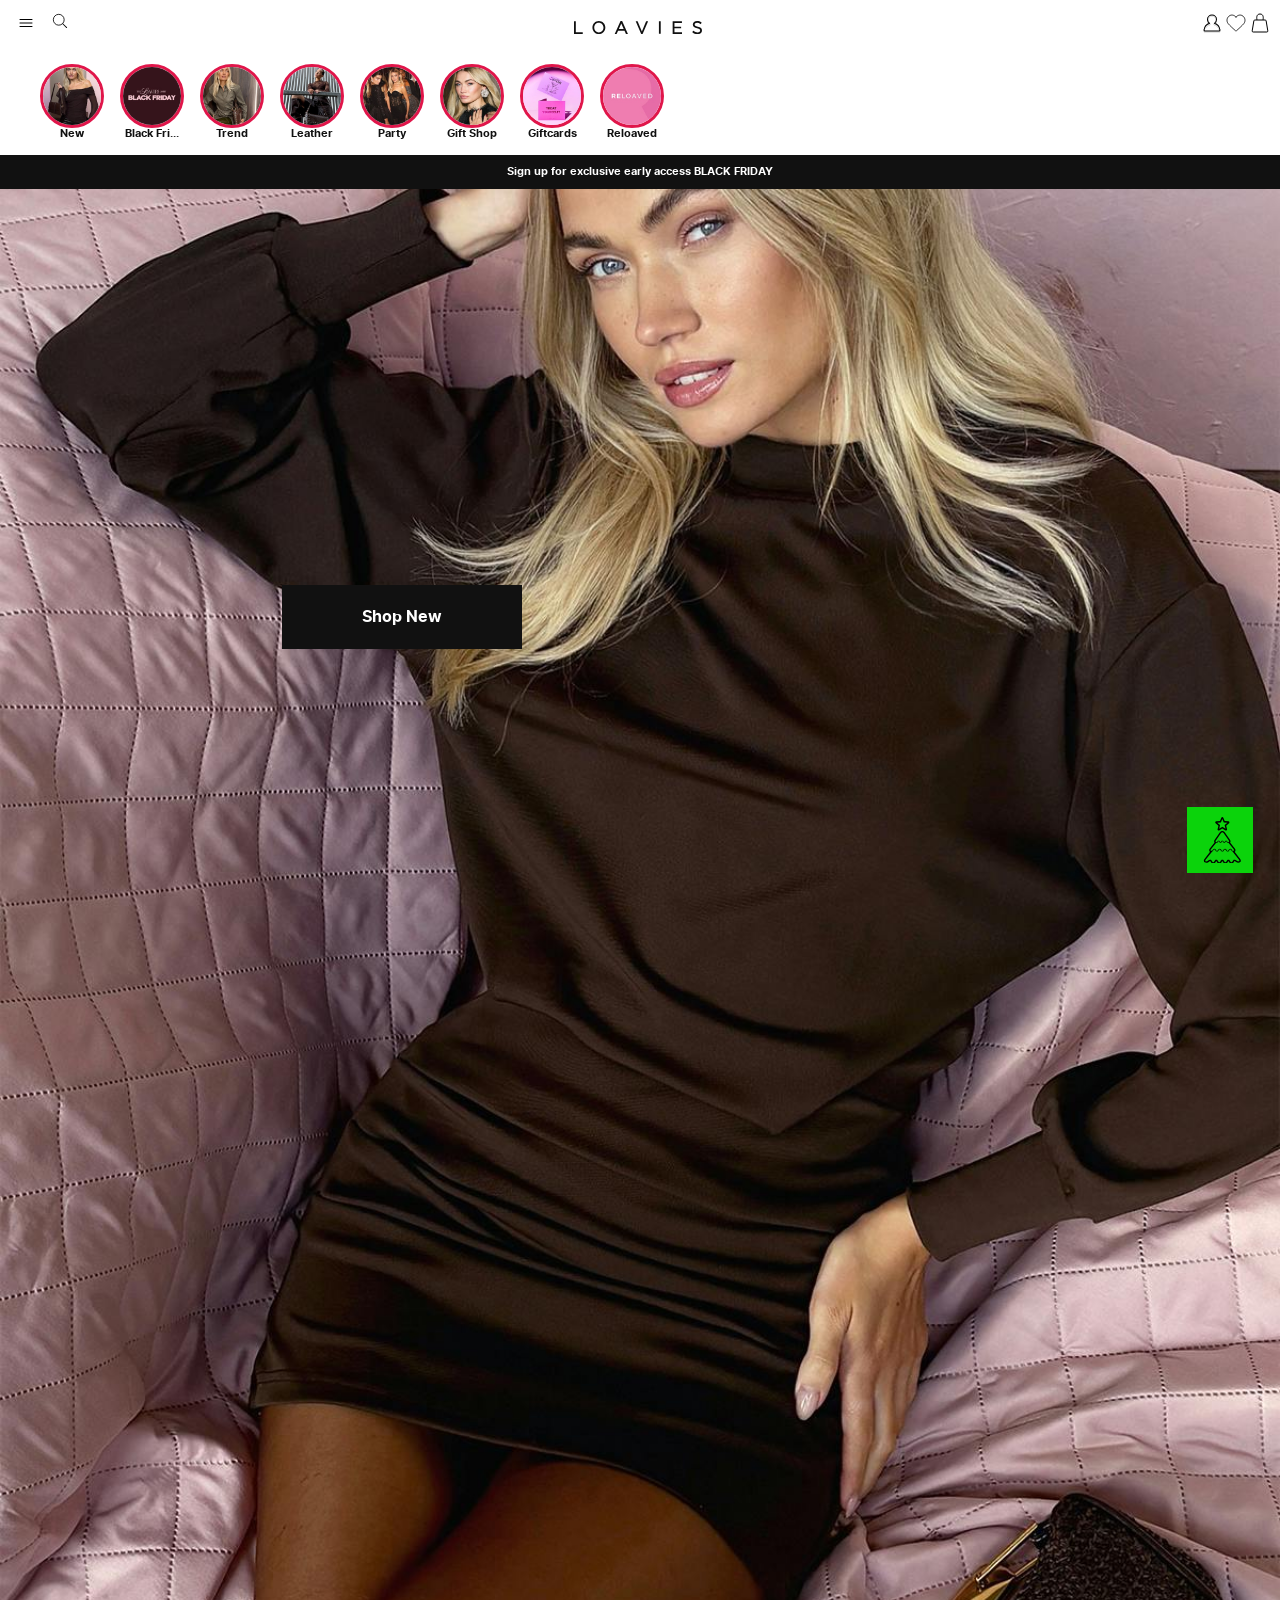
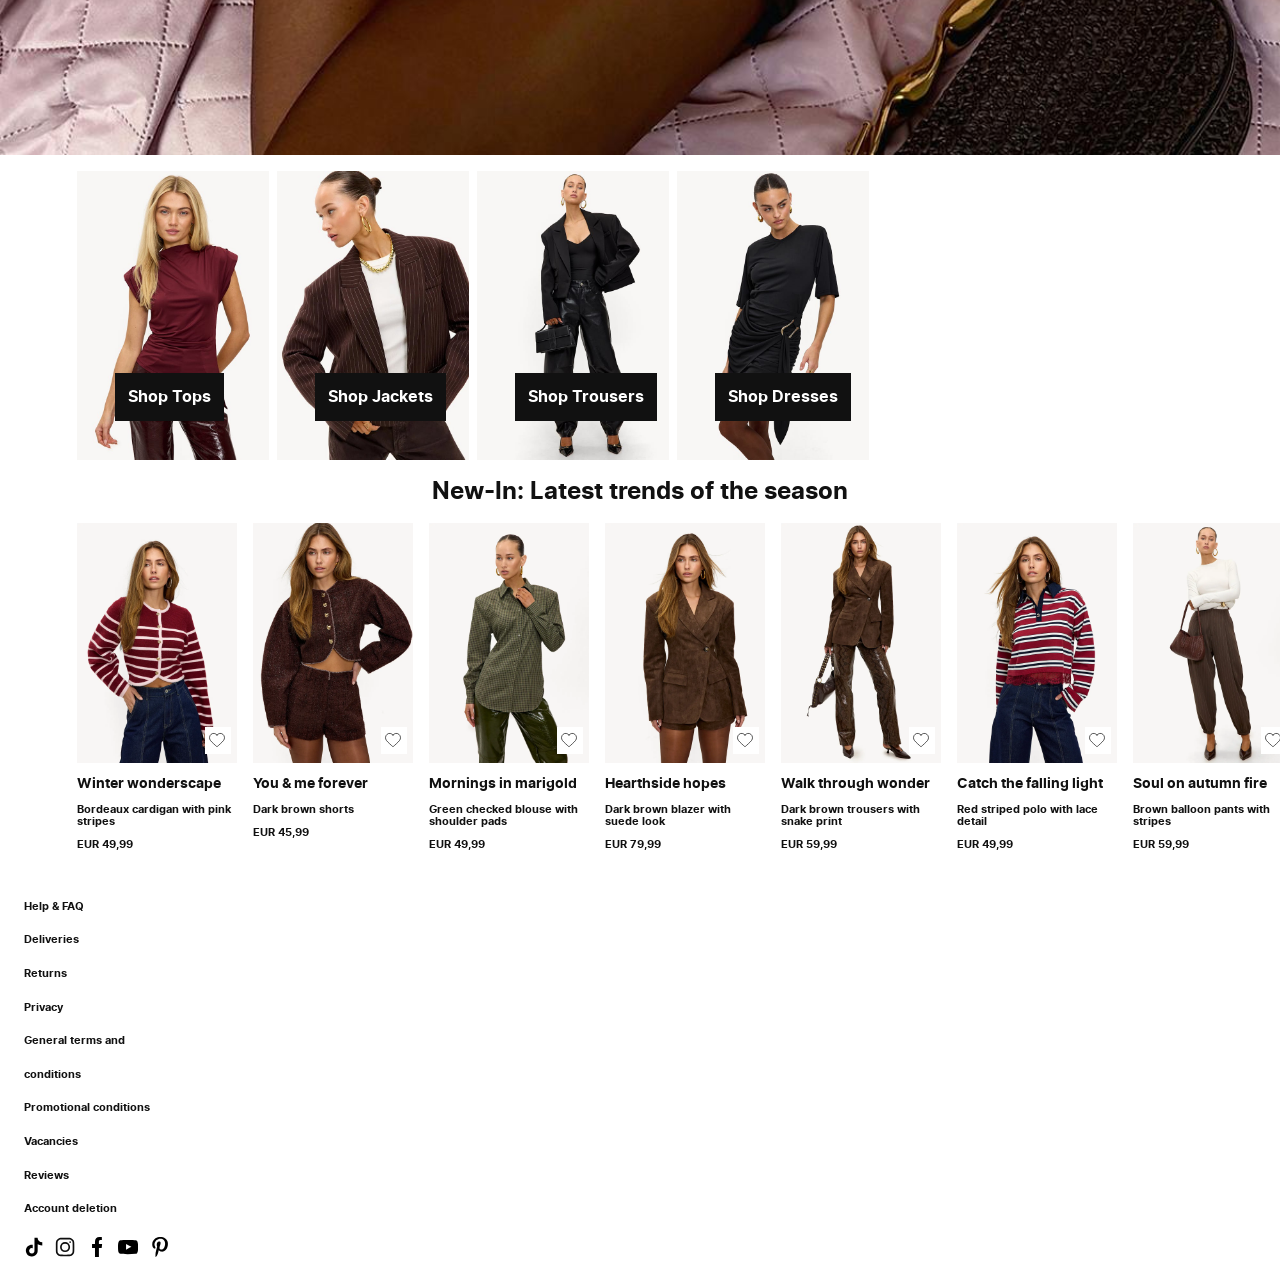
<file: index.html>
<!DOCTYPE html>
<html lang="en">
	
<head>
	<meta charset="UTF-8">
	<meta name="author" content="jouw naam">
	<meta name="viewport" content="width=device-width, initial-scale=1">
	
	<title>LOAVIES | Manon Jensch</title>

	<link href="styles/style_algemeen.css" rel="stylesheet">
    <link href="styles/style_homepagina.css" rel="stylesheet">
   

	<link rel="icon" type="image/svg+xml" href="images/favicon_loavies_5.png">
</head>

<body>
	

	<header>
            <menu>
				<li>
					<button aria-hidden="true">
                        <img src="images/menu_svgrepo_com.svg" alt="Menu icon, click to open the menu">
                    </button>
				</li>
				<li>
					<button>  
                        <svg xmlns="http://www.w3.org/2000/svg" fill="none" viewBox="0 0 24 24"><g clip-path="url(#a)"><path fill="#fff" d="M0 0h24v24H0z"/><circle cx="10.5" cy="10.5" r="6.5" stroke="#000" stroke-linejoin="round"/><path fill="#000" d="M19.646 20.354a.5.5 0 0 0 .708-.708l-.708.708Zm.708-.708-5-5-.708.708 5 5 .708-.708Z"/></g><defs><clipPath ><path fill="#fff" d="M0 0h24v24H0z"/></clipPath></defs><title>Search button</title></svg>
                    </button>
				</li>
            </menu>

		<nav>	
			<ul>
                <li>Menu</li>
                <li><img src="images/menu_foto.jpg" alt="Picture in the menu. Models wearing party clothes."></li>
				<li><a href="#">New</a></li>
				<li><a href="partypagina.html">Party</a></li>
				<li><a href="#">The gift shop</a></li>
				<li><a href="#">Clothes</a></li>
				<li><a href="#">Bestsellers</a></li>
				<li><a href="#">Dresses</a></li>
				<li><a href="#">Trousers & Jeans</a></li>
				<li><a href="#">Jackets</a></li>
				<li><a href="#">Shorts & Skirts</a></li>
				<li><a href="#">Accessoires</a></li>
				<li><a href="#">Schoes</a></li>
				<li><a href="#">Sale</a></li>
				<li><a href="#">Giftcard</a></li>
				<li><a href="#">Campagnes</a></li>
				<li><a href="#">My account</a></li>
				<li><a href="#">Reloaved</a></li>
				<li><a href="#">Careers at LOAVIES</a></li>
				<li><a href="#">Help & FAQ</a></li>
				<li><a href="#">Deliveries</a></li>
				<li><a href="#">Follow us on TikTok</a></li>
			</ul>
            <!-- Met hulp van Anne -->
            <form action="perPageForm">
                <label for="taal_keuze"></label>
                <select name="per_page" id="per_page">
                    <option value="English">English</option>
                    <option value="Nederlands">Nederlands</option>
                    <option value="Français">Français</option>
                    <option value="Español">Español</option>
                </select>
            </form>
            <!-- Einde hulp -->
		</nav>

			<!-- html code van de website zelf via inspecteren om het logo te krijgen -->
            <h1><a href="index.html">
                    <svg  xmlns="http://www.w3.org/2000/svg" viewBox="3 0 205 21" class="app-logo app-header__logo"><path fill="currentColor" d="M5.9.3H3v20.4h14v-2.8H5.9V.3zM42.8 0C37 0 32.5 4.6 32.5 10.5S36.9 21 42.8 21c5.8 0 10.4-4.6 10.4-10.5S48.7 
				        0 42.8 0zm0 18.3c-4.2 0-7.4-3.4-7.4-7.9 0-4.4 3.2-7.7 7.4-7.7s7.4 3.4 7.4 7.9c0 4.4-3.1 7.7-7.4 7.7zM77.5.2l-9.3 20.5h3l2.4-5.2h10.3l2.3 5.2h3.2L80.1.2h-2.6zm-2.7 12.6l3.9-8.9 3.9 8.9h-7.8zm36.9 4L104.9.3h-3.1l8.8 20.5h2.3L121.7.3h-3.2l-6.8 16.5zM139 
				        .3h2.9v20.3H139V.3zm24.9 11.4h10.7V9.1h-10.7v-6h12V.3H161v20.4h15V18h-12.1v-6.3zm37.5-2.5c-4.3-.9-5.1-1.9-5.1-3.5s1.6-2.9 3.8-2.9c2 0 3.7.7 5.4 2.1l.3.2 1.7-2.3-.3-.2C205 .8 202.9.1 200.1.1c-3.9 0-6.8 2.4-6.8 5.7 0 3.7 2.8 5.1 6.9 6 4.1.9 4.8 1.9 4.8 3.5 
				        0 1.8-1.7 3.1-4 3.1-2.6 0-4.4-.8-6.5-2.7l-.3-.2-1.8 2.2.2.2c2.5 2.2 5.1 3.3 8.3 3.3 4.1 0 7.1-2.5 7.1-5.9.1-3.4-1.9-5.1-6.6-6.1z"></path> <title>Loavies logo</title>
				    </svg>
                </a>
			</h1>
			<!-- einde -->

            <ul>
				<li>
                    <a href="#">
                        <svg xmlns="http://www.w3.org/2000/svg" fill="none" viewBox="0 0 24 24"><g clip-path="url(#a)"><path fill="#fff" d="M0 0h24v24H0z"/><g filter="url(#b)"><path fill="#000" d="m14.336 12.347-.26-.428a.5.5 0 0 0 .115.906l.145-.478Zm-4.673 0 .146.478a.5.5 0 0 0 .114-.905l-.26.427Zm-5.601 6.655-.497-.062.497.062Zm15.876 0 .497-.062-.497.062ZM16 8.5c0 1.448-.77 2.717-1.924 3.42l.52.854A4.997 4.997 0 0 0 17 8.5h-1Zm-4-4a4 4 0 0 1 4 4h1a5 5 0 0 0-5-5v1Zm-4 4a4 4 0 0 1 4-4v-1a5 5 0 0 0-5 5h1Zm1.923 3.42A3.997 3.997 0 0 1 8 8.5H7c0 1.811.963 3.397 2.403 4.274l.52-.854Zm-.405-.052a8.509 8.509 0 0 0-5.953 7.072l.993.124a7.508 7.508 0 0 1 5.251-6.24l-.291-.956ZM3.565 18.94c-.11.888.626 1.56 1.435 1.56v-1c-.295 0-.468-.228-.442-.436l-.993-.124ZM5 20.5h14v-1H5v1Zm14 0c.81 0 1.545-.672 1.434-1.56l-.992.124c.026.208-.147.436-.442.436v1Zm1.434-1.56a8.509 8.509 0 0 0-5.952-7.072l-.291.957a7.508 7.508 0 0 1 5.251 6.239l.992-.124Z"/></g></g><defs><clipPath ><path fill="#fff" d="M0 0h24v24H0z"/></clipPath><filter id="b" width="18.891" height="19" x="2.554" y="3.5" color-interpolation-filters="sRGB" filterUnits="userSpaceOnUse"><feFlood flood-opacity="0" result="BackgroundImageFix"/><feColorMatrix in="SourceAlpha" result="hardAlpha" values="0 0 0 0 0 0 0 0 0 0 0 0 0 0 0 0 0 0 127 0"/><feOffset dy="1"/><feGaussianBlur stdDeviation=".5"/><feColorMatrix values="0 0 0 0 0 0 0 0 0 0 0 0 0 0 0 0 0 0 0.1 0"/><feBlend in2="BackgroundImageFix" result="effect1_dropShadow_15_82"/><feBlend in="SourceGraphic" in2="effect1_dropShadow_15_82" result="shape"/></filter></defs><title>Account icon, this will take you to the account page</title></svg>
                    </a>
                </li>
                <li>
                    <a href="#">
                        <svg xmlns="http://www.w3.org/2000/svg" fill="none" viewBox="0 0 24 24"><path stroke="#000" stroke-linecap="round" stroke-linejoin="round" stroke-width=".792" d="M12 6c-1.8-2.097-4.806-2.745-7.06-.825-2.255 1.92-2.573 5.131-.802 7.402 1.472 1.888 5.927 5.87 7.387 7.16.163.144.245.216.34.245a.456.456 0 0 0 .258 0c.095-.029.176-.1.34-.245 1.46-1.29 5.915-5.272 7.387-7.16 1.77-2.27 1.492-5.502-.802-7.402C16.755 3.275 13.8 3.903 12 6Z" clip-rule="evenodd"/><title>Favorites icon, this will take you to the favorites pages, where you can see the clothes you liked.</title></svg>
                    </a>
                </li>
				<li>
                    <a href="#">
                        <svg xmlns="http://www.w3.org/2000/svg" fill="none" viewBox="0 0 24 24"><path fill="#fff" d="M0 0h24v24H0z"/><path stroke="#000" stroke-linejoin="round" d="M9 9H6.847a1 1 0 0 0-.986.836l-1.667 10A1 1 0 0 0 5.18 21h13.64a1 1 0 0 0 .986-1.164l-1.667-10A1 1 0 0 0 17.153 9H15M9 9h6M9 9c-.333-1.333-1-6 3-6s3.333 4.667 3 6"/><title>Shoppingbag icon, this will take you to your shopping bag.</title></svg>
                    </a>
                </li>
            </ul>
        
    </header>


    <main>
        <section>
            <h2 class="visually-hidden">Storylist</h2>
            <ul>
                <li>
                    <a href="">
                        <span>New</span>  <!-- span: mocht van Sanne -->
                        <img src="images/new_storylist.jpg" alt="New navigatie afbeelding">
                    </a>
                </li>
                <li>
                    <a href="">
                        <span>Black Fri...</span>
                        <img src="images/black_friday_storylist.jpg" alt="Black friday navigatie afbeelding">
                    </a>
                </li>
				<li>
                    <a href="">
                        <span>Trend</span>
                        <img src="images/trend_storylist.jpg" alt="Trend navigatie afbeelding">
                    </a>
                </li>
				<li>
                    <a href="">
                        <span>Leather</span>
                        <img src="images/leather_storylist.jpg" alt="Leather navigatie afbeelding">
                    </a>
                </li>
                <li>
                    <a href="partypagina.html">
                        <span>Party</span>
                        <img src="images/party_storylist.jpg" alt="Party navigatie afbeelding">
                    </a>
                </li>
                <li>
                    <a href="">
                        <span>Gift Shop</span>
                        <img src="images/giftshop_storylist.jpg" alt="Gift shop navigatie afbeelding">
                    </a>
                </li>
                <li>
                    <a href="">
                        <span>Giftcards</span>
                        <img src="images/giftcard_storylist.jpg" alt="Giftcards navigatie afbeelding">
                    </a>
                </li>
                <li>
                    <a href="">
                        <span>Reloaved</span>
                        <img src="images/reloaved_storylist.jpg" alt="Reloaved navigatie afbeelding">
                    </a>
                </li>
            </ul>
        </section>

        <section>
            <h2 class="visually-hidden">Sign up for exclusive early access BLACK FRIDAY</h2>
            <p>Sign up for exclusive early access BLACK FRIDAY</p>
            <img src="images/model_afbeelding_shop_nieuw.jpg" alt="Model afbeelding voor shop nieuw">
            <a href="">Shop New</a>
        </section>

        <section>
            <h2 class="visually-hidden">Four models with links to shop tops, sop jackets, shop trousers and shop dresses.</h2>
            <ul>
                <li>
                    <img src="images/model_afbeelding_shop_tops.jpg" alt="Model afbeelding voor shop tops">
                    <a href="">Shop Tops</a>
                </li>
                <li>
                    <img src="images/model_afbeelding_shop_jackets.jpg" alt="Model afbeelding voor shop jackets">
                    <a href="">Shop Jackets</a>
                </li>
                <li>
                    <img src="images/model_afbeelding_shop_broeken.jpg" alt="Model afbeelding voor shop broeken">
                    <a href="">Shop Trousers</a>
                </li>
                <li>
                    <img src="images/model_afbeelding_shop_jurken.jpg" alt="Model afbeelding voor shop jurken">
                    <a href="">Shop Dresses</a>
                </li>
            </ul>
        </section>

        <section>
            <h2>New-In: Latest trends of the season</h2>
            <ul>
                <li aria-label="hartslag favorieten button">
                    <article>
                        <a href="#">
                            <img src="images/kleding_winter_wonderscape.png" alt="Bordeaux cardigan with pink stripes">
                            <h3>Winter wonderscape</h3>
                            <p>Bordeaux cardigan with pink stripes</p>
                            <p><strong>EUR 49,99</strong></p>  
                        </a>
                        <button>
                            <svg xmlns="http://www.w3.org/2000/svg" fill="none" viewBox="0 0 24 24"><path stroke="#000" stroke-linecap="round" stroke-linejoin="round" stroke-width=".792" d="M12 6c-1.8-2.097-4.806-2.745-7.06-.825-2.255 1.92-2.573 5.131-.802 7.402 1.472 1.888 5.927 5.87 7.387 7.16.163.144.245.216.34.245a.456.456 0 0 0 .258 0c.095-.029.176-.1.34-.245 1.46-1.29 5.915-5.272 7.387-7.16 1.77-2.27 1.492-5.502-.802-7.402C16.755 3.275 13.8 3.903 12 6Z" clip-rule="evenodd"/><title>Favorite button, can be used to like a clothing item</title></svg>
                        </button>
                    </article>
                </li>
                <li aria-label="hartslag favorieten button">
                    <article>
                        <a href="#">
                            <img src="images/kleding_you&me_forever.png" alt="Dark brown shorts">
                            <h3>You & me forever</h3>
                            <p>Dark brown shorts</p>
                            <p><strong>EUR 45,99</strong></p>
                        </a>
                        <button>
                            <svg xmlns="http://www.w3.org/2000/svg" fill="none" viewBox="0 0 24 24"><path stroke="#000" stroke-linecap="round" stroke-linejoin="round" stroke-width=".792" d="M12 6c-1.8-2.097-4.806-2.745-7.06-.825-2.255 1.92-2.573 5.131-.802 7.402 1.472 1.888 5.927 5.87 7.387 7.16.163.144.245.216.34.245a.456.456 0 0 0 .258 0c.095-.029.176-.1.34-.245 1.46-1.29 5.915-5.272 7.387-7.16 1.77-2.27 1.492-5.502-.802-7.402C16.755 3.275 13.8 3.903 12 6Z" clip-rule="evenodd"/><title>Favorite button, can be used to like a clothing item</title></svg>
                        </button>
                    </article>
                </li>
                <li aria-label="hartslag favorieten button">
                    <article>
                        <a href="#">
                            <img src="images/kleding_mornings_in_marigold.png" alt="Green checked blouse with shoulder pads">
                            <h3>Mornings in marigold</h3>
                            <p>Green checked blouse with shoulder pads</p>
                            <p><strong>EUR 49,99</strong></p>
                        </a>
                        <button>
                            <svg xmlns="http://www.w3.org/2000/svg" fill="none" viewBox="0 0 24 24"><path stroke="#000" stroke-linecap="round" stroke-linejoin="round" stroke-width=".792" d="M12 6c-1.8-2.097-4.806-2.745-7.06-.825-2.255 1.92-2.573 5.131-.802 7.402 1.472 1.888 5.927 5.87 7.387 7.16.163.144.245.216.34.245a.456.456 0 0 0 .258 0c.095-.029.176-.1.34-.245 1.46-1.29 5.915-5.272 7.387-7.16 1.77-2.27 1.492-5.502-.802-7.402C16.755 3.275 13.8 3.903 12 6Z" clip-rule="evenodd"/><title>Favorite button, can be used to like a clothing item</title></svg>
                        </button>
                    </article>
                </li>
                <li aria-label="hartslag favorieten button">
                    <article>
                        <a href="#">
                            <img src="images/kleding_hearthside_hopes.png" alt="Dark brown blazer with suede look">
                            <h3>Hearthside hopes</h3>
                            <p>Dark brown blazer with suede look</p>
                            <p><strong>EUR 79,99</strong></p>
                        </a>
                        <button>
                            <svg xmlns="http://www.w3.org/2000/svg" fill="none" viewBox="0 0 24 24"><path stroke="#000" stroke-linecap="round" stroke-linejoin="round" stroke-width=".792" d="M12 6c-1.8-2.097-4.806-2.745-7.06-.825-2.255 1.92-2.573 5.131-.802 7.402 1.472 1.888 5.927 5.87 7.387 7.16.163.144.245.216.34.245a.456.456 0 0 0 .258 0c.095-.029.176-.1.34-.245 1.46-1.29 5.915-5.272 7.387-7.16 1.77-2.27 1.492-5.502-.802-7.402C16.755 3.275 13.8 3.903 12 6Z" clip-rule="evenodd"/><title>Favorite button, can be used to like a clothing item</title></svg>
                        </button>
                    </article>
                </li>
                <li aria-label="hartslag favorieten button">
                    <article>
                        <a href="#">
                            <img src="images/kleding_walk_through_wonder.png" alt="Dark brown trousers with snake print">
                            <h3>Walk through wonder</h3>
                            <p>Dark brown trousers with snake print</p>
                            <p><strong>EUR 59,99</strong></p>
                        </a>
                        <button>
                            <svg xmlns="http://www.w3.org/2000/svg" fill="none" viewBox="0 0 24 24"><path stroke="#000" stroke-linecap="round" stroke-linejoin="round" stroke-width=".792" d="M12 6c-1.8-2.097-4.806-2.745-7.06-.825-2.255 1.92-2.573 5.131-.802 7.402 1.472 1.888 5.927 5.87 7.387 7.16.163.144.245.216.34.245a.456.456 0 0 0 .258 0c.095-.029.176-.1.34-.245 1.46-1.29 5.915-5.272 7.387-7.16 1.77-2.27 1.492-5.502-.802-7.402C16.755 3.275 13.8 3.903 12 6Z" clip-rule="evenodd"/><title>Favorite button, can be used to like a clothing item</title></svg>
                        </button>
                    </article>
                </li>
                <li aria-label="hartslag favorieten button">
                    <article>
                        <a href="#">
                            <img src="images/kleding_catch_the_falling_light.png" alt="Red striped polo with lace detail">
                            <h3>Catch the falling light</h3>
                            <p>Red striped polo with lace detail</p>
                            <p><strong>EUR 49,99</strong></p>
                        </a>
                        <button>
                            <svg xmlns="http://www.w3.org/2000/svg" fill="none" viewBox="0 0 24 24"><path stroke="#000" stroke-linecap="round" stroke-linejoin="round" stroke-width=".792" d="M12 6c-1.8-2.097-4.806-2.745-7.06-.825-2.255 1.92-2.573 5.131-.802 7.402 1.472 1.888 5.927 5.87 7.387 7.16.163.144.245.216.34.245a.456.456 0 0 0 .258 0c.095-.029.176-.1.34-.245 1.46-1.29 5.915-5.272 7.387-7.16 1.77-2.27 1.492-5.502-.802-7.402C16.755 3.275 13.8 3.903 12 6Z" clip-rule="evenodd"/><title>Favorite button, can be used to like a clothing item</title></svg>
                        </button>
                    </article>
                </li>
                <li aria-label="hartslag favorieten button">
                    <article>
                        <a href="#">
                            <img src="images/kleding_soul_on_autumn_fire.png" alt="Brown balloon pants with stripes">
                            <h3>Soul on autumn fire</h3>
                            <p>Brown balloon pants with stripes</p>
                            <p><strong>EUR 59,99</strong></p>
                        </a>
                        <button>
                            <svg xmlns="http://www.w3.org/2000/svg" fill="none" viewBox="0 0 24 24"><path stroke="#000" stroke-linecap="round" stroke-linejoin="round" stroke-width=".792" d="M12 6c-1.8-2.097-4.806-2.745-7.06-.825-2.255 1.92-2.573 5.131-.802 7.402 1.472 1.888 5.927 5.87 7.387 7.16.163.144.245.216.34.245a.456.456 0 0 0 .258 0c.095-.029.176-.1.34-.245 1.46-1.29 5.915-5.272 7.387-7.16 1.77-2.27 1.492-5.502-.802-7.402C16.755 3.275 13.8 3.903 12 6Z" clip-rule="evenodd"/><title>Favorite button, can be used to like a clothing item</title></svg>
                        </button>
                    </article>
                </li>
                <li aria-label="hartslag favorieten button">
                    <article>
                        <a href="#">
                            <img src="images/kleding_never_letting_go.png" alt="Pink sweater">
                            <h3>Never letting go</h3>
                            <p>Pink sweater</p>
                            <p><strong>EUR 49,99</strong></p>
                        </a>
                        <button>
                            <svg xmlns="http://www.w3.org/2000/svg" fill="none" viewBox="0 0 24 24"><path stroke="#000" stroke-linecap="round" stroke-linejoin="round" stroke-width=".792" d="M12 6c-1.8-2.097-4.806-2.745-7.06-.825-2.255 1.92-2.573 5.131-.802 7.402 1.472 1.888 5.927 5.87 7.387 7.16.163.144.245.216.34.245a.456.456 0 0 0 .258 0c.095-.029.176-.1.34-.245 1.46-1.29 5.915-5.272 7.387-7.16 1.77-2.27 1.492-5.502-.802-7.402C16.755 3.275 13.8 3.903 12 6Z" clip-rule="evenodd"/><title>Favorite button, can be used to like a clothing item</title></svg>
                        </button>
                    </article>
                </li>
            </ul>
        </section>

        <section>
            <button aria-label="kerstMuziekToggle">
                <svg xmlns="http://www.w3.org/2000/svg" xml:space="preserve" id="_x32_" fill="#000" version="1.1" viewBox="0 0 512 512"><g id="SVGRepo_iconCarrier"><style>.st0{fill:#000}</style><path d="m451.493 460.624-.016-.022-60.862-77.894c.226-.151.482-.263.707-.421l.016.007c.015-.007.015-.022.03-.03l.03-.015v-.008c5.658-3.836 9.164-10.186 9.208-17.123l.016-.075v-.241c-.076-7.139-3.22-13.541-7.719-19.214l-.014-.015-51.616-64.789c3.047-3.852 4.822-8.622 4.822-13.647v-.181c-.038-6.68-2.656-12.91-6.628-18.552l-57.096-80.738.022.038c-6.101-8.764-15.309-14.406-25.39-14.745-.022-.008-.301-.046-.843-.06-.037 0-.075-.008-.12-.008h-.075c-.06 0-.112.016-.165.016-.196 0-.407 0-.753.044-10.081.324-19.327 5.959-25.45 14.746l.015-.022-57.07 80.723c-3.964 5.604-6.567 11.804-6.62 18.439h-.016v.301c-.008 5.025 1.776 9.795 4.822 13.655l-51.594 64.585c-4.499 5.65-7.636 12.022-7.734 19.124h-.014v.36c.007 6.99 3.55 13.384 9.246 17.229.27.188.564.316.835.488l-60.945 78.022-.014.022c-4.379 5.658-7.418 12.007-7.501 19.026H53v.301c0 6.989 3.509 13.452 9.204 17.349l-.019-.008c.008.008.023.008.031.022.007 0 .015.008.022.016l.106.067-.091-.06c5.42 3.694 11.894 5.056 18.665 5.071l.557-.022v-.015c6.222-.083 11.706-1.791 16.205-4.025 6.845-3.453 11.788-7.802 15.745-10.419l.008-.008c2.024-1.37 3.746-2.347 5.236-2.934 1.474-.587 2.723-.843 4.206-.857l.684.09c.076.038.407.211 1.144.925.767.722 2.054 2.498 3.46 4.815 1.437 2.325 3.047 5.161 4.995 8.087l.045.076c2.008 2.957 4.574 6.274 8.336 9.05l-.038-.022c3.582 2.671 8.193 4.461 13.324 4.739l.474.113h1.127v-.008h.008l.09-.008v-.008c7.591-.052 13.76-3.618 17.8-7.786 5.77-5.989 8.659-12.669 11.246-16.296l.113-.158-.068.098c1.211-1.835 2.355-3.017 2.836-3.355l.504-.309.466-.044.67.09c.075.038.414.218 1.143.925.767.722 2.062 2.505 3.46 4.822 1.437 2.317 3.047 5.153 4.996 8.08l.045.076c2.009 2.957 4.574 6.274 8.335 9.05l-.037-.022c3.58 2.671 8.192 4.461 13.323 4.739l.474.113h1.128v-.008h.007l.091-.008v-.008c7.582-.052 13.752-3.618 17.792-7.786 5.771-5.989 8.66-12.669 11.247-16.296l.106-.158-.061.098c1.204-1.835 2.362-3.024 2.859-3.37l.489-.286.474-.052.655.09c.076.038.414.211 1.143.925.768.722 2.054 2.498 3.468 4.822 1.43 2.317 3.047 5.161 4.996 8.087l.03.046c2.008 2.964 4.582 6.289 8.351 9.073l-.038-.022c3.58 2.678 8.2 4.468 13.338 4.747l.474.106h1.113v-.008l.098-.008v-.008c7.584-.052 13.752-3.618 17.792-7.786 5.771-5.989 8.66-12.669 11.247-16.296l.106-.158-.06.098c1.211-1.835 2.362-3.031 2.851-3.37l.489-.286.474-.052.654.09c.083.038.422.218 1.144.925.775.722 2.062 2.505 3.46 4.815 1.437 2.325 3.047 5.161 4.995 8.087l.076.128-.038-.068c2.002 2.942 4.555 6.275 8.317 9.066l-.022-.022c3.58 2.678 8.193 4.468 13.331 4.747l.474.106h1.113v-.008l.098-.008v-.008c7.591-.052 13.76-3.618 17.807-7.786 5.763-5.989 8.652-12.669 11.24-16.296l.046-.06c1.218-1.835 2.362-3.017 2.843-3.355l.497-.309.526-.052c2.062.038 3.581.459 5.868 1.595l.016.016c3.25 1.58 7.584 5.183 13.106 8.938l.014.007c5.568 3.747 13.241 7.742 23.006 7.734 6.786-.015 13.256-1.377 18.687-5.085v.008s.016-.016.016-.023l.045-.022v-.008a20.997 20.997 0 0 0 9.163-17.078h.015l.016-.226v-.226c-.061-7.063-3.1-13.443-7.509-19.123zM181.486 265.302c.368-2.226 1.459-4.95 3.634-8.004l57.07-80.724c4.054-5.702 8.914-8.14 13.564-8.245l1.099.151.136-.046c1.309.098 2.618.406 3.926.911 1.392.534 2.753 1.309 4.093 2.324 1.662 1.272 3.287 2.799 4.777 4.898l57.1 80.73c2.062 2.904 3.182 5.522 3.604 7.681.135.715.202 1.384.202 2.009-.014.752-.256 1.317-.428 1.933-.174.61-.346 1.174-.677 1.708-.422.662-.903 1.294-1.64 1.874l-1.166.685-.888.518c-2.002.881-4.739 1.49-8.268 1.482-1.557-.038-2.346-.444-3.498-1.437-1.7-1.482-3.37-4.582-5.642-7.712-1.158-1.55-2.535-3.144-4.423-4.408-1.874-1.272-4.304-2.107-6.966-2.091-3.581-.038-6.643 1.512-8.704 3.453-3.115 2.911-4.815 6.425-6.635 8.794-.88 1.204-1.73 2.084-2.52 2.603-.805.519-1.498.783-2.678.798-1.558-.038-2.355-.444-3.498-1.437-1.7-1.482-3.37-4.582-5.65-7.712-1.159-1.55-2.536-3.144-4.431-4.408-1.874-1.272-4.303-2.107-6.966-2.091-3.574-.038-6.628 1.512-8.689 3.453-3.114 2.919-4.808 6.417-6.628 8.794-.888 1.196-1.73 2.076-2.528 2.603-.805.519-1.504.783-2.701.798-1.565-.038-2.355-.444-3.506-1.437-1.692-1.482-3.37-4.582-5.642-7.712-1.158-1.55-2.535-3.144-4.416-4.408-1.874-1.272-4.303-2.107-6.966-2.091-3.574-.038-6.636 1.512-8.697 3.453-3.114 2.919-4.808 6.425-6.628 8.794-.888 1.196-1.73 2.084-2.52 2.603-.805.519-1.498.783-2.686.798-3.551.008-6.312-.602-8.328-1.497l-2.009-1.181c-.534-.421-.82-.903-1.189-1.354a6.213 6.213 0 0 1-1.143-2.257c-.166-.617-.406-1.166-.422-1.918-.003-.519.073-1.091.171-1.678zm-54.205 96.657c.286-.971.745-2.039 1.384-3.197.271-.489.557-.978.895-1.498.481-.737.978-1.474 1.61-2.264l57.95-72.545c1.678.256 3.415.436 5.281.436 3.574.038 6.636-1.512 8.69-3.453 3.114-2.919 4.807-6.425 6.627-8.794.888-1.204 1.73-2.084 2.521-2.603.805-.519 1.504-.783 2.693-.797 1.549.038 2.34.436 3.49 1.429 1.693 1.49 3.37 4.589 5.642 7.712 1.158 1.557 2.535 3.152 4.423 4.416a12.38 12.38 0 0 0 6.974 2.092c3.581.038 6.643-1.512 8.704-3.453 3.122-2.912 4.823-6.425 6.635-8.794.888-1.204 1.738-2.084 2.528-2.603.798-.519 1.498-.783 2.679-.797 1.564.038 2.355.444 3.506 1.437 1.7 1.482 3.37 4.581 5.642 7.704 1.166 1.557 2.543 3.152 4.431 4.416 1.874 1.272 4.303 2.107 6.966 2.092 3.574.038 6.627-1.519 8.689-3.46 3.115-2.911 4.807-6.417 6.62-8.787.888-1.196 1.738-2.084 2.528-2.603.813-.519 1.505-.783 2.701-.797 1.558.038 2.347.444 3.49 1.437 1.7 1.482 3.37 4.581 5.643 7.704 1.166 1.557 2.542 3.144 4.431 4.416 1.873 1.272 4.302 2.107 6.966 2.092 1.866 0 3.612-.18 5.274-.444l57.939 72.725v-.007l.015.015c.196.241.301.459.482.692a26.044 26.044 0 0 1 1.971 2.994c.737 1.332 1.248 2.558 1.534 3.642.226.857.377 1.662.377 2.362-.016.106-.03.181-.046.279-.03 1.625-.888 3.257-2.332 4.258-.06.045-.09.09-.166.136-.587.406-1.339.782-2.242 1.113-.076.03-.166.052-.241.076-.933.324-2.016.602-3.295.797l-1.143.173c-.918.098-1.881.158-2.95.158-2.572-.045-4.152-.88-5.988-2.602-2.738-2.573-5.13-7.328-8.245-11.834-1.594-2.242-3.43-4.454-5.883-6.192a15.444 15.444 0 0 0-9.088-2.866c-4.717-.037-8.617 2.062-11.334 4.74-4.108 4.032-6.5 9.17-9.2 12.917-1.324 1.881-2.656 3.386-4.01 4.333-1.377.941-2.693 1.444-4.657 1.46-2.573-.046-4.146-.873-5.988-2.595-2.731-2.566-5.124-7.336-8.238-11.834-1.587-2.242-3.423-4.454-5.876-6.192a15.449 15.449 0 0 0-9.088-2.866c-4.717-.046-8.621 2.061-11.344 4.739-4.108 4.032-6.507 9.17-9.208 12.918-1.316 1.888-2.656 3.385-4.01 4.326-1.37.947-2.686 1.444-4.642 1.467-2.573-.046-4.145-.881-5.988-2.596-2.731-2.573-5.124-7.335-8.238-11.834-1.58-2.249-3.415-4.461-5.868-6.192a15.37 15.37 0 0 0-9.08-2.874c-4.724-.046-8.629 2.062-11.352 4.739-4.115 4.033-6.515 9.171-9.216 12.925-1.324 1.88-2.663 3.385-4.017 4.326-1.377.948-2.701 1.452-4.657 1.467-2.573-.045-4.146-.88-5.988-2.595-2.731-2.573-5.124-7.335-8.238-11.841-1.579-2.242-3.415-4.461-5.86-6.192a15.403 15.403 0 0 0-9.088-2.874c-4.724-.044-8.621 2.062-11.344 4.74-4.108 4.032-6.508 9.178-9.201 12.924-1.324 1.881-2.663 3.386-4.017 4.333-1.369.94-2.693 1.444-4.649 1.46-1.053 0-2.008-.068-2.927-.166l-1.083-.158a18.119 18.119 0 0 1-3.37-.805c-.06-.023-.136-.046-.196-.068-.94-.339-1.715-.73-2.332-1.151-.046-.03-.068-.06-.106-.09-1.459-1.008-2.317-2.648-2.355-4.243-.007-.113-.03-.203-.037-.316.002-.811.19-1.744.49-2.745zm63.796 123.033.143.136.008.007-.151-.143zm252.471-4.89c-.03 1.708-.918 3.386-2.408 4.423-.045.038-.075.076-.135.113-.843.594-1.986 1.099-3.356 1.497-.466.151-.993.256-1.535.369-1.46.294-3.099.489-5.056.496-1.67-.007-3.205-.248-4.694-.602a16.475 16.475 0 0 1-1.34-.391 23.797 23.797 0 0 1-3.129-1.189c-.467-.218-.933-.406-1.384-.647-.557-.286-1.098-.609-1.655-.94-.602-.362-1.219-.715-1.821-1.114a53.365 53.365 0 0 1-1.91-1.294c-.512-.361-1.023-.707-1.52-1.068-.933-.677-1.866-1.354-2.813-2.046-.693-.512-1.414-1.008-2.122-1.505-.497-.354-.963-.707-1.474-1.046-.18-.128-.376-.233-.572-.354a39.443 39.443 0 0 0-1.716-1.068 36.757 36.757 0 0 0-2.287-1.332c-.24-.136-.466-.294-.722-.429a30.709 30.709 0 0 0-7.026-2.558c-.376-.082-.753-.166-1.144-.233-1.505-.278-3.054-.482-4.679-.474h-.06c-1.113 0-2.227.15-3.325.361-.346.068-.662.158-.993.248-.392.098-.783.158-1.159.286-.407.136-.752.331-1.128.497-.271.12-.542.226-.813.354-.933.474-1.806.985-2.558 1.519l-.03.03a18.993 18.993 0 0 0-2.543 2.197c-.226.226-.391.482-.602.707a36.587 36.587 0 0 0-1.64 1.964 41.43 41.43 0 0 0-1.43 1.88c-.12.166-.24.309-.36.474-.301.451-.557.903-.858 1.362a92.025 92.025 0 0 0-1.745 2.776c-.587.978-1.144 1.91-1.716 2.836-.376.639-.767 1.226-1.143 1.828a46.265 46.265 0 0 1-1.188 1.798c-.406.595-.828 1.114-1.249 1.648-.392.489-.767.97-1.174 1.406-.662.7-1.309 1.362-1.986 1.858-.045.038-.12.06-.166.098a9.94 9.94 0 0 1-2.046 1.091c-.21.09-.436.166-.677.234a9.166 9.166 0 0 1-2.693.429c-1.369-.023-2.475-.317-3.521-.753-.324-.136-.617-.316-.918-.497-.729-.406-1.436-.932-2.144-1.572-.316-.293-.647-.564-.963-.895a25.456 25.456 0 0 1-1.166-1.406c-.399-.504-.805-1.008-1.204-1.587a46.288 46.288 0 0 1-1.339-2.047 86.827 86.827 0 0 1-1.008-1.595c-.654-1.083-1.324-2.189-2.016-3.325a73.806 73.806 0 0 0-.617-1.031c-.21-.339-.444-.669-.654-1.001-.354-.557-.677-1.106-1.046-1.655-.106-.15-.234-.293-.338-.444-.444-.654-.963-1.286-1.468-1.926a30.514 30.514 0 0 0-1.651-1.964c-.233-.248-.391-.511-.632-.752l-.031-.03a23.465 23.465 0 0 0-2.4-2.062l-.022-.022c-.798-.595-1.686-1.106-2.618-1.565-.113-.061-.195-.135-.308-.188-.173-.082-.368-.105-.542-.18-.76-.331-1.55-.587-2.377-.805-.294-.075-.572-.158-.865-.218a16.717 16.717 0 0 0-2.987-.331c-.098 0-.196-.03-.293-.03H322.474c-1.105 0-2.219.15-3.325.361-.339.068-.662.158-.993.248-.384.098-.783.158-1.151.286-.233.083-.376.226-.602.316-1.339.527-2.61 1.166-3.738 1.964-.046.03-.113.053-.158.083l-.052.037a20.392 20.392 0 0 0-2.528 2.197c-.218.226-.391.489-.609.722a30.28 30.28 0 0 0-1.61 1.926c-.496.632-.993 1.256-1.452 1.911-.113.158-.241.301-.354.466-.309.451-.572.903-.858 1.362a92.025 92.025 0 0 0-1.745 2.776c-.587.978-1.151 1.91-1.716 2.836-.384.639-.768 1.226-1.159 1.828a53.042 53.042 0 0 1-1.173 1.798c-.407.587-.82 1.099-1.234 1.618-.392.504-.79 1-1.204 1.444-.655.707-1.309 1.369-1.986 1.858-.03.022-.068.038-.098.06a9.782 9.782 0 0 1-2.099 1.121c-.218.09-.444.166-.677.234a9.156 9.156 0 0 1-2.686.429c-1.377-.023-2.475-.317-3.52-.753-.339-.136-.633-.324-.941-.497a11.766 11.766 0 0 1-2.137-1.572c-.324-.293-.646-.564-.963-.895-.39-.421-.782-.91-1.166-1.399-.399-.512-.805-1.023-1.218-1.61a52.077 52.077 0 0 1-1.242-1.896c-.384-.602-.767-1.189-1.151-1.82l-2.001-3.295a72.258 72.258 0 0 0-.587-.978c-.188-.301-.399-.602-.594-.903-.368-.579-.714-1.166-1.098-1.746-.106-.158-.241-.3-.354-.466-.444-.64-.956-1.264-1.452-1.896a32.35 32.35 0 0 0-1.67-1.986c-.234-.241-.392-.504-.632-.745l-.015-.014c-.715-.7-1.505-1.4-2.385-2.054-.014-.015-.022-.03-.038-.038-.798-.595-1.685-1.106-2.618-1.572-.113-.053-.196-.128-.308-.181-.173-.082-.369-.105-.542-.18-.76-.331-1.55-.587-2.377-.805-.294-.075-.572-.158-.865-.218a16.734 16.734 0 0 0-2.994-.331c-.09 0-.188-.03-.286-.03H255.947c-1.106 0-2.219.15-3.326.361-.338.068-.662.158-.993.248-.384.098-.782.158-1.151.286-.232.083-.376.226-.602.316-1.339.527-2.611 1.166-3.738 1.964-.046.03-.113.053-.159.083l-.082.06s0 .008-.008.008a19.726 19.726 0 0 0-2.49 2.166c-.211.218-.376.467-.579.692a28.974 28.974 0 0 0-1.7 2.032c-.459.587-.926 1.166-1.354 1.776-.128.18-.278.338-.399.526-.338.497-.624.994-.948 1.498-.519.82-1.038 1.617-1.534 2.43-.64 1.061-1.242 2.076-1.851 3.077-.376.625-.752 1.196-1.128 1.79a65.18 65.18 0 0 1-1.188 1.806c-.407.587-.82 1.099-1.234 1.618-.391.504-.79 1-1.203 1.444-.655.707-1.31 1.369-1.987 1.858-.03.022-.067.038-.097.06a9.782 9.782 0 0 1-2.099 1.121c-.218.09-.444.166-.677.234a9.149 9.149 0 0 1-2.685.429c-1.377-.023-2.475-.317-3.528-.753-.324-.136-.625-.324-.926-.497a11.768 11.768 0 0 1-2.144-1.579c-.324-.286-.647-.557-.955-.888a23.617 23.617 0 0 1-1.196-1.429c-.391-.497-.782-.978-1.173-1.55a55.407 55.407 0 0 1-1.286-1.956c-.392-.617-.783-1.226-1.174-1.874-.594-.978-1.189-1.963-1.813-2.987-.241-.406-.474-.797-.722-1.203-.24-.376-.504-.753-.744-1.128-.324-.512-.625-1.023-.956-1.52-.098-.143-.218-.27-.316-.414-.458-.669-.993-1.323-1.512-1.978a28.367 28.367 0 0 0-1.632-1.942c-.226-.248-.392-.511-.632-.752l.06.052-.09-.082a23.465 23.465 0 0 0-2.4-2.062l-.023-.022c-.798-.595-1.685-1.106-2.618-1.565-.113-.061-.196-.135-.309-.188-.172-.082-.368-.105-.542-.18a16.317 16.317 0 0 0-2.377-.805c-.293-.075-.572-.158-.865-.218a16.724 16.724 0 0 0-2.994-.331c-.091 0-.188-.03-.286-.03H189.416c-1.106 0-2.219.15-3.326.361-.338.068-.662.158-.993.248-.384.098-.782.158-1.151.286-.406.136-.752.331-1.128.497-.27.12-.549.226-.812.354-.941.474-1.814.985-2.566 1.519l-.03.03a19.496 19.496 0 0 0-2.542 2.197c-.219.226-.384.482-.595.707a34.109 34.109 0 0 0-1.648 1.964c-.488.624-.978 1.241-1.429 1.88-.112.166-.24.309-.354.474-.308.451-.572.903-.857 1.362a94.116 94.116 0 0 0-1.746 2.776c-.594.978-1.151 1.91-1.715 2.836-.384.639-.768 1.226-1.152 1.828-.39.617-.782 1.219-1.181 1.798-.414.595-.835 1.114-1.249 1.648-.392.489-.775.97-1.181 1.406-.662.707-1.324 1.377-1.994 1.866-.03.022-.06.038-.082.052a9.758 9.758 0 0 1-2.122 1.128c-.218.09-.437.166-.662.234a9.26 9.26 0 0 1-2.701.429c-1.377-.023-2.482-.317-3.528-.753-.324-.136-.616-.316-.918-.489a12.44 12.44 0 0 1-2.182-1.602c-.301-.278-.602-.526-.895-.843a20.17 20.17 0 0 1-1.272-1.527 23.64 23.64 0 0 1-1.091-1.437 47.44 47.44 0 0 1-1.429-2.175c-.308-.488-.617-.955-.925-1.466-.715-1.174-1.444-2.378-2.197-3.611-.166-.271-.316-.535-.482-.805-.158-.256-.338-.504-.496-.76-.399-.632-.775-1.271-1.196-1.896-.113-.165-.248-.316-.361-.474-.444-.639-.948-1.256-1.437-1.888a29.32 29.32 0 0 0-1.686-1.986c-.225-.241-.384-.504-.624-.745l-.015-.014a23.17 23.17 0 0 0-2.384-2.054c-.016-.015-.023-.03-.038-.038-.797-.595-1.692-1.106-2.618-1.572-.112-.053-.195-.128-.308-.181-.173-.082-.368-.105-.542-.18-.76-.331-1.55-.587-2.377-.805-.294-.075-.572-.158-.865-.218a16.717 16.717 0 0 0-2.987-.331c-.098 0-.196-.03-.294-.03h-.112c-1.625 0-3.16.196-4.657.467-.399.075-.783.15-1.174.24-1.437.331-2.829.73-4.138 1.249-.008 0-.015 0-.022.008-.03.008-.052.03-.083.038a32.41 32.41 0 0 0-2.798 1.279c-.181.09-.324.226-.504.316a56.003 56.003 0 0 0-4.762 2.844l.014-.008c-.745.504-1.437 1.016-2.152 1.527-2.166 1.55-4.228 3.062-6.274 4.476-.511.354-1.023.714-1.534 1.046-.527.339-1.046.639-1.565.948-.624.376-1.249.737-1.881 1.068-.429.226-.857.407-1.286.602-1.038.481-2.106.88-3.197 1.219-.422.12-.835.262-1.272.36-1.459.347-2.971.587-4.589.595-.044 0-.09.014-.142.014-4.778-.007-7.99-1-9.946-2.37-.518-.384-.767-.797-1.113-1.203a5.37 5.37 0 0 1-1.083-1.994c-.143-.519-.354-.993-.376-1.64 0-.82.196-1.783.496-2.806.331-1.121.835-2.347 1.618-3.701.196-.346.451-.715.684-1.076.444-.7.888-1.392 1.468-2.122l69.994-89.623 1.55-1.986a16.184 16.184 0 0 0 6.327-3.822c4.115-4.032 6.507-9.178 9.208-12.924 1.316-1.88 2.656-3.386 4.01-4.333 1.369-.94 2.693-1.444 4.649-1.46 2.581.038 4.153.873 5.989 2.588 2.73 2.573 5.123 7.328 8.238 11.834 1.587 2.242 3.415 4.461 5.868 6.199a15.459 15.459 0 0 0 9.072 2.881c4.732.038 8.637-2.061 11.361-4.739 4.114-4.032 6.515-9.178 9.215-12.924 1.324-1.881 2.663-3.386 4.018-4.333 1.377-.941 2.693-1.444 4.657-1.46 2.581.038 4.153.873 5.989 2.588 2.731 2.566 5.123 7.328 8.238 11.827 1.588 2.25 3.416 4.461 5.868 6.199a15.417 15.417 0 0 0 9.072 2.881c4.725.038 8.622-2.062 11.345-4.747 4.108-4.025 6.507-9.164 9.208-12.91 1.316-1.888 2.655-3.385 4.01-4.334 1.377-.94 2.693-1.444 4.649-1.459 2.581.037 4.161.872 6.003 2.588 2.731 2.565 5.124 7.328 8.238 11.827 1.587 2.242 3.415 4.453 5.868 6.191a15.417 15.417 0 0 0 9.072 2.881c4.725.038 8.629-2.062 11.353-4.739 4.115-4.033 6.508-9.171 9.208-12.925 1.32-1.88 2.652-3.378 4.006-4.326 1.369-.941 2.685-1.444 4.641-1.46 2.581.038 4.161.873 6.004 2.588 2.731 2.566 5.124 7.328 8.245 11.826 1.58 2.242 3.416 4.461 5.869 6.199 1.218.873 2.663 1.504 4.198 1.994l71.424 91.413-.016-.015a25.523 25.523 0 0 1 2.603 4.084c.677 1.34 1.204 2.603 1.444 3.687.15.707.226 1.354.226 1.956-.016.113-.03.196-.046.301z" class="st0"/><path d="M372.395 479.244c.015-.008.015-.015.015-.015.015-.022.03-.037.03-.037l-.045.052zM305.887 479.244c.008-.008.008-.015.015-.015a.117.117 0 0 1 .03-.052l-.045.067zM239.353 479.244c.008-.008.008-.015.014-.015a.129.129 0 0 1 .031-.052l-.045.067zM182.516 68.318l31.107 26.406-9.652 39.647c-.218.881-.33 1.806-.33 2.723a11.588 11.588 0 0 0 4.762 9.344 11.537 11.537 0 0 0 6.801 2.212c2.092 0 4.161-.572 5.989-1.662l.128-.082 34.681-21.396 34.712 21.418a11.492 11.492 0 0 0 6.071 1.722c2.4 0 4.755-.744 6.748-2.166l.046-.038a11.57 11.57 0 0 0 4.453-12.022l-.015-.053-9.645-39.647 31.108-26.406a11.615 11.615 0 0 0 4.078-8.817 11.56 11.56 0 0 0-10.668-11.518l-40.707-3.084-15.499-37.737c-1.79-4.356-5.98-7.146-10.683-7.162a11.561 11.561 0 0 0-10.69 7.155l-15.505 37.743-40.685 3.084c-4.702.376-8.652 3.483-10.118 7.952a11.566 11.566 0 0 0 3.506 12.368l.007.016zm55.566-8.592h.007l2.355-.181.895-2.174s.015-.014.015-.022l14.639-35.653 15.543 37.849 2.377.181 38.444 2.911-31.198 26.489.556 2.294v.015l9.11 37.458-34.824-21.486-2.625 1.618-32.214 19.868 5.958-24.495 3.716-15.272-3.618-3.077-27.572-23.412 38.436-2.911z" class="st0"/></g></svg>
                <audio aria-label="kerstMuziek" src="audio/jingle_bells_instrumental.mp3" loop></audio>
                <!-- link naar de audio: https://www.youtube.com/watch?v=R1gskElaLNo&list=RDR1gskElaLNo&start_radio=1 -->
            </button>
        </section>
    </main>


    <footer>
		<nav>
			<ul>
				<li><a href="#">Help & FAQ</a></li>
				<li><a href="#">Deliveries</a></li>
				<li><a href="#">Returns</a></li>
				<li><a href="#">Privacy</a></li>
				<li><a href="#">General terms and conditions</a></li>
				<li><a href="#">Promotional conditions</a></li>
				<li><a href="#">Vacancies</a></li>
				<li><a href="#">Reviews</a></li>
				<li><a href="#">Account deletion</a></li>
            </ul>

            <ul> <!-- Link openen in een nieuw tabblad. Bron:https://kinsta.com/nl/blog/zo-maak-je-een-link-klikbaar/#:~:text=Link%20openen%20in%20nieuw%20tabblad%20met%20HTML&text=Vervang%20%E2%80%9CLink%20Text%E2%80%9D%20door%20de,nieuw%20tabblad%20te%20laten%20openen. -->
				<li>
					<a href="https://www.tiktok.com/@loavies" target="_blank" rel="noreferrer noopener">
                        <svg xmlns="http://www.w3.org/2000/svg" viewBox="0 0 32 32"><path d="M16.656 1.029c1.637-.025 3.262-.012 4.886-.025a7.762 7.762 0 0 0 2.189 5.213l-.002-.002A8.77 8.77 0 0 0 29 8.45l.028.002v5.036a13.327 13.327 0 0 1-5.331-1.247l.082.034a15.385 15.385 0 0 1-2.077-1.196l.052.034c-.012 3.649.012 7.298-.025 10.934a9.513 9.513 0 0 1-1.707 4.954l.02-.031c-1.652 2.366-4.328 3.919-7.371 4.011h-.014a9.071 9.071 0 0 1-5.139-1.31l.04.023C5.05 28.185 3.32 25.603 3 22.6l-.004-.041a23.163 23.163 0 0 1-.012-1.862c.49-4.779 4.494-8.476 9.361-8.476.547 0 1.083.047 1.604.136l-.056-.008c.025 1.849-.05 3.699-.05 5.548a4.29 4.29 0 0 0-5.465 2.619l-.009.03c-.133.427-.21.918-.21 1.426 0 .206.013.41.037.61l-.002-.024a4.26 4.26 0 0 0 4.382 3.586h-.009a4.198 4.198 0 0 0 3.451-1.994l.01-.018c.267-.372.45-.822.511-1.311l.001-.014c.125-2.237.075-4.461.087-6.698.012-5.036-.012-10.06.025-15.083z"/><title>TikTok icon, This will take you to Loavies' TikTok page.</title></svg>
                    </a>
                </li>
                <li>    
					<a href="https://www.instagram.com/loavies/" target="_blank" rel="noreferrer noopener">
                        <svg xmlns="http://www.w3.org/2000/svg" fill="none" viewBox="0 0 24 24"><g fill="#0F0F0F"><path fill-rule="evenodd" d="M12 18a6 6 0 1 0 0-12 6 6 0 0 0 0 12Zm0-2a4 4 0 1 0 0-8 4 4 0 0 0 0 8Z" clip-rule="evenodd"/><path d="M18 5a1 1 0 1 0 0 2 1 1 0 0 0 0-2Z"/><path fill-rule="evenodd" d="M1.654 4.276C1 5.56 1 7.24 1 10.6v2.8c0 3.36 0 5.04.654 6.324a6 6 0 0 0 2.622 2.622C5.56 23 7.24 23 10.6 23h2.8c3.36 0 5.04 0 6.324-.654a6 6 0 0 0 2.622-2.622C23 18.44 23 16.76 23 13.4v-2.8c0-3.36 0-5.04-.654-6.324a6 6 0 0 0-2.622-2.622C18.44 1 16.76 1 13.4 1h-2.8c-3.36 0-5.04 0-6.324.654a6 6 0 0 0-2.622 2.622ZM13.4 3h-2.8c-1.713 0-2.878.002-3.778.075-.877.072-1.325.202-1.638.361a4 4 0 0 0-1.748 1.748c-.16.313-.29.761-.36 1.638C3.001 7.722 3 8.887 3 10.6v2.8c0 1.713.002 2.878.075 3.778.072.877.202 1.325.361 1.638a4 4 0 0 0 1.748 1.748c.313.16.761.29 1.638.36.9.074 2.065.076 3.778.076h2.8c1.713 0 2.878-.002 3.778-.075.877-.072 1.325-.202 1.638-.361a4 4 0 0 0 1.748-1.748c.16-.313.29-.761.36-1.638.074-.9.076-2.065.076-3.778v-2.8c0-1.713-.002-2.878-.075-3.778-.072-.877-.202-1.325-.361-1.638a4 4 0 0 0-1.748-1.748c-.313-.16-.761-.29-1.638-.36C16.278 3.001 15.113 3 13.4 3Z" clip-rule="evenodd"/></g><title>Instagram icon, This will take you to Loavies' Instagram page.</title></svg>
                    </a>
                </li>
                <li>
					<a href="https://www.facebook.com/Loavies/" target="_blank" rel="noreferrer noopener">
                        <svg xmlns="http://www.w3.org/2000/svg" viewBox="-5 0 20 20"><path fill="#000" fill-rule="evenodd" d="M6.821 20v-9h2.733L10 7H6.821V5.052C6.821 4.022 6.848 3 8.287 3h1.458V.14c0-.043-1.253-.14-2.52-.14C4.58 0 2.924 1.657 2.924 4.7V7H0v4h2.923v9h3.898Z"/><title>Facebook icon, This will take you to Loavies' Facebook page.</title></svg>
                    </a>
                </li>
                <li>
					<a href="https://www.youtube.com/channel/UC9F7zhLFcG_INCUmBkb0hEA" target="_blank" rel="noreferrer noopener">
                        <svg xmlns="http://www.w3.org/2000/svg" viewBox="0 -3 20 20"><path fill="#000" fill-rule="evenodd" d="M7.988 9.586V3.974c1.993.938 3.536 1.843 5.36 2.82-1.505.834-3.367 1.77-5.36 2.792m11.103-8.403c-.344-.453-.93-.805-1.553-.922-1.833-.348-13.267-.349-15.099 0-.5.094-.945.32-1.328.673C-.5 2.429.005 10.452.393 11.75c.164.562.375.968.64 1.235.343.352.812.594 1.351.703 1.51.312 9.284.486 15.122.047a2.62 2.62 0 0 0 1.39-.712c1.49-1.49 1.388-9.962.195-11.841"/><title>YouTube icon, This will take you to Loavies' YouTube page.</title></svg>
                    </a>
                </li>
                <li>
					<a href="https://nl.pinterest.com/LOAVIES/" target="_blank" rel="noreferrer noopener">
                        <svg xmlns="http://www.w3.org/2000/svg" xml:space="preserve" viewBox="0 0 512 512"><path d="M220.646 338.475c-13.423 70.35-29.804 137.794-78.346 173.025-14.996-106.33 21.994-186.188 39.173-270.971-29.293-49.292 3.518-148.498 65.285-124.059 76.001 30.066-65.809 183.279 29.38 202.417 99.405 19.974 139.989-172.476 78.359-235.054-89.063-90.372-259.244-2.058-238.322 127.328 5.09 31.626 37.765 41.22 13.062 84.884-57.001-12.65-74.005-57.6-71.822-117.533 3.53-98.108 88.141-166.787 173.024-176.293C337.779-9.795 438.52 41.617 452.43 142.595c15.67 113.978-48.442 237.412-163.23 228.529-31.115-2.42-44.177-17.841-68.554-32.649z" style="display:inline"/><title>Pinterest icon, This will take you to Loavies' Pinterest page.</title></svg>
                    </a>
				</li>
			</ul> <!-- Einde hulp -->
		</nav>

    </footer>

	<script defer src="scripts/script_algemeen.js"></script>
	<script defer src="scripts/script_party.js"></script>

</body>
	
</html>
</file>
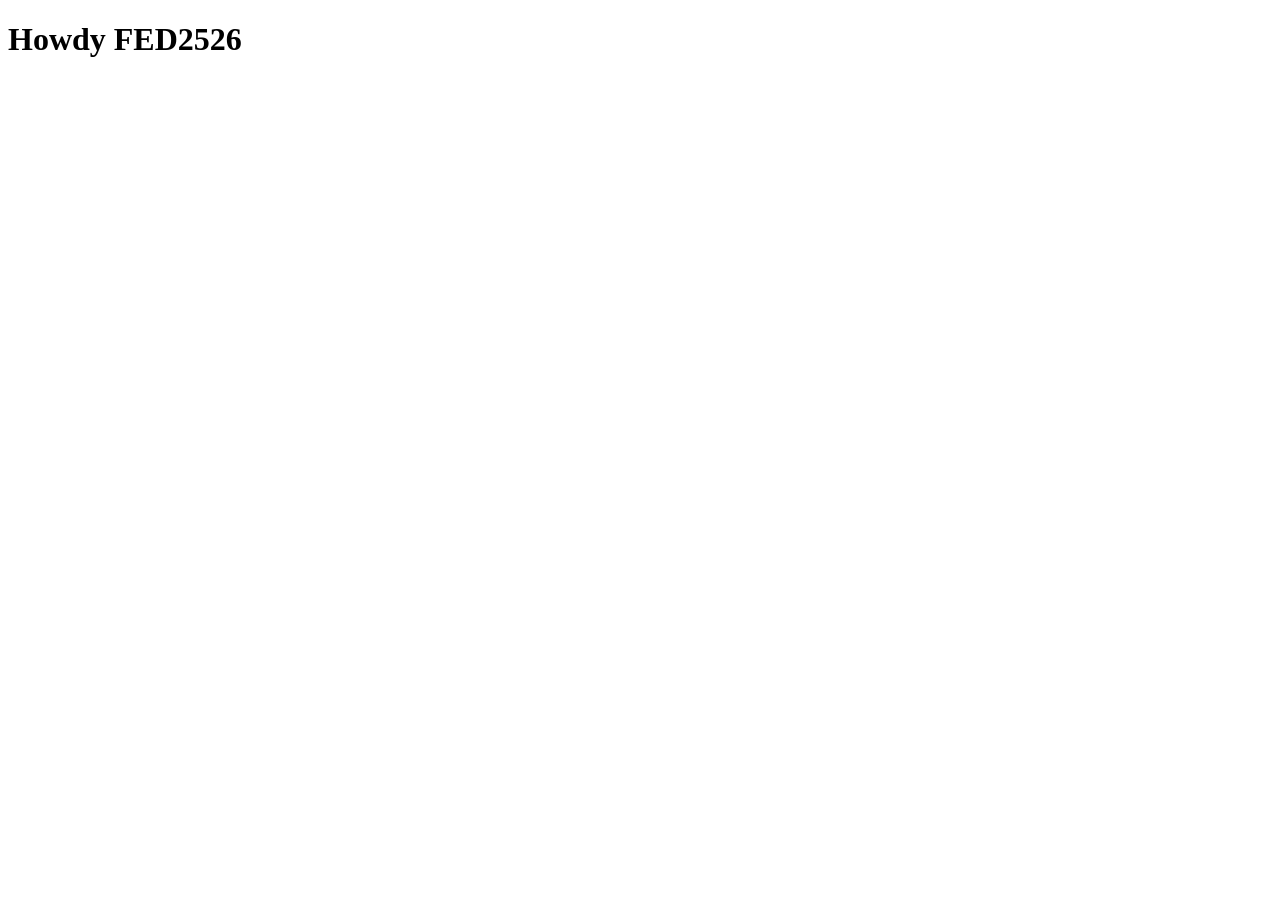
<file: basiswebsite/index.html>
<!DOCTYPE html>
<html lang="nl">
	
<head>
	<meta charset="UTF-8">
	<meta name="author" content="jouw naam">
	<meta name="viewport" content="width=device-width, initial-scale=1">
	
	<title>Howdy FED2526</title>

	<link href="styles/style.css" rel="stylesheet">

	<link rel="icon" type="image/svg+xml" href="images/favicon.svg">
</head>

<body>
	<h1>Howdy FED2526</h1>

	<script defer src="scripts/script.js"></script>
</body>
	
</html>
</file>
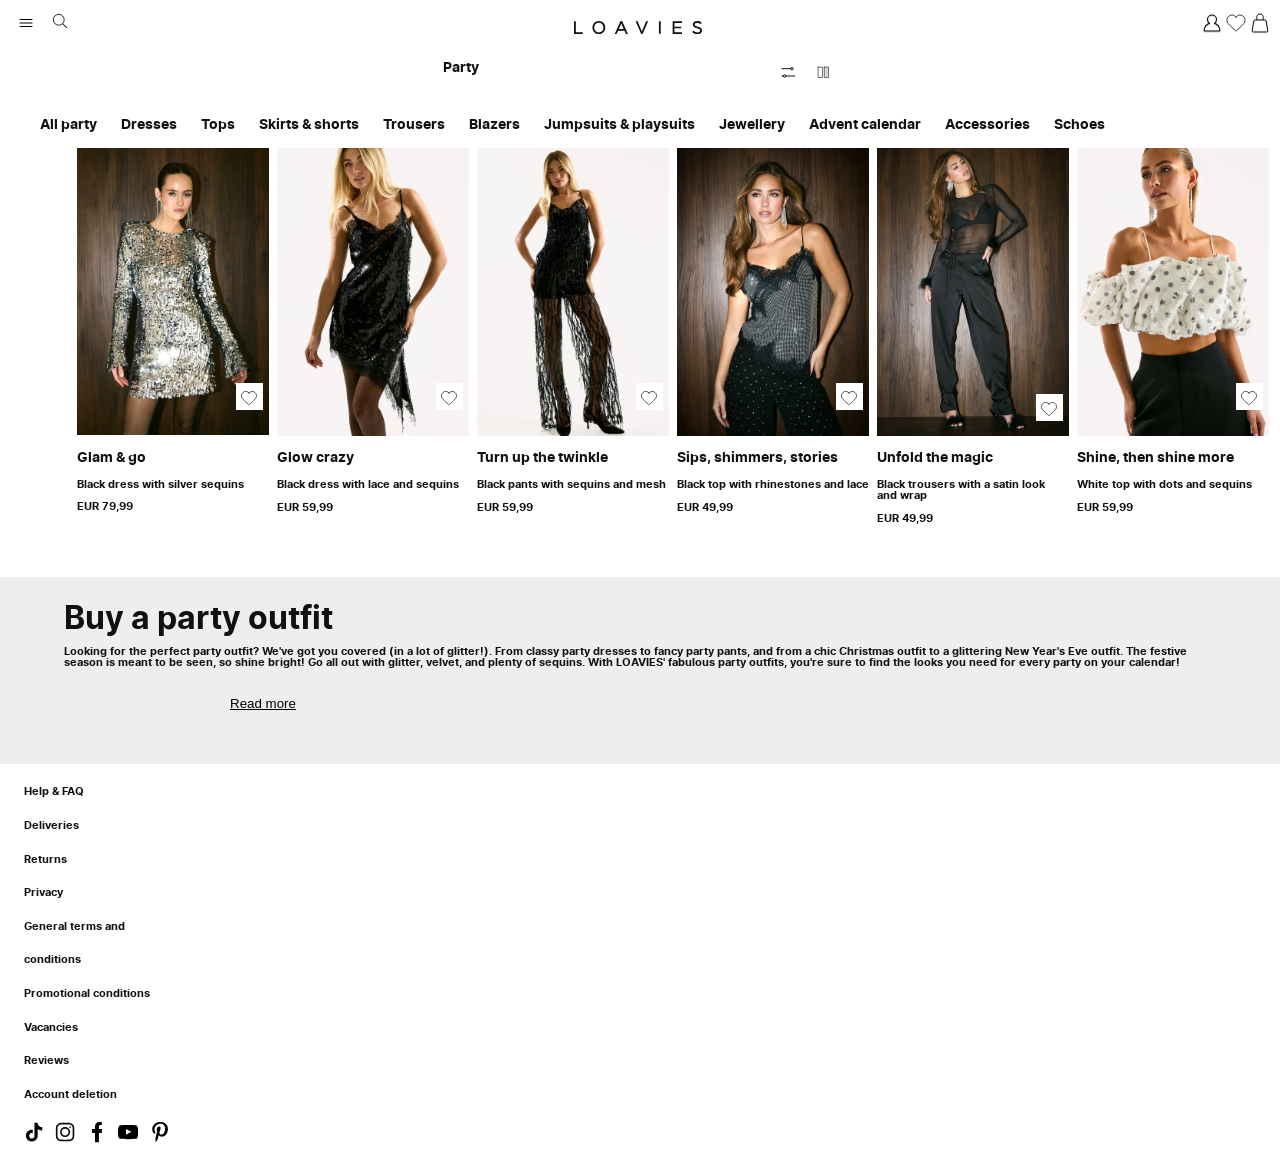
<file: partypagina.html>
<!DOCTYPE html>
<html lang="en">
	
<head>
	<meta charset="UTF-8">
	<meta name="author" content="jouw naam">
	<meta name="viewport" content="width=device-width, initial-scale=1">
	
	<title>Howdy FED2526</title>

	<link href="styles/style_algemeen.css" rel="stylesheet">
    <link href="styles/style_partypagina.css" rel="stylesheet">

	<link rel="icon" type="image/svg+xml" href="images/favicon_loavies_5.png">
</head>

<body>

	<header>
        <menu>
            <li>
                <button aria-hidden="true">
                    <img src="images/menu_svgrepo_com.svg" alt="Menu icon, click to open the menu">
                </button>
            </li>
            <li>
                <button>  
                    <svg xmlns="http://www.w3.org/2000/svg" fill="none" viewBox="0 0 24 24"><g clip-path="url(#a)"><path fill="#fff" d="M0 0h24v24H0z"/><circle cx="10.5" cy="10.5" r="6.5" stroke="#000" stroke-linejoin="round"/><path fill="#000" d="M19.646 20.354a.5.5 0 0 0 .708-.708l-.708.708Zm.708-.708-5-5-.708.708 5 5 .708-.708Z"/></g><defs><clipPath ><path fill="#fff" d="M0 0h24v24H0z"/></clipPath></defs><title>Search button</title></svg>
                </button>
            </li>
        </menu>

    <nav>	
        <ul>
            <li>Menu</li>
            <li><img src="images/menu_foto.jpg" alt="Picture in the menu. Models wearing party clothes."></li>
            <li><a href="#">New</a></li>
            <li><a href="partypagina.html">Party</a></li>
            <li><a href="#">The gift shop</a></li>
            <li><a href="#">Clothes</a></li>
            <li><a href="#">Bestsellers</a></li>
            <li><a href="#">Dresses</a></li>
            <li><a href="#">Trousers & Jeans</a></li>
            <li><a href="#">Jackets</a></li>
            <li><a href="#">Shorts & Skirts</a></li>
            <li><a href="#">Accessoires</a></li>
            <li><a href="#">Schoes</a></li>
            <li><a href="#">Sale</a></li>
            <li><a href="#">Giftcard</a></li>
            <li><a href="#">Campagnes</a></li>
            <li><a href="#">My account</a></li>
            <li><a href="#">Reloaved</a></li>
            <li><a href="#">Careers at LOAVIES</a></li>
            <li><a href="#">Help & FAQ</a></li>
            <li><a href="#">Deliveries</a></li>
            <li><a href="#">Follow us on TikTok</a></li>
        </ul>
        <!-- Met hulp van Anne -->
        <form action="perPageForm">
            <label for="taal_keuze"></label>
            <select name="per_page" id="per_page">
                <option value="English">English</option>
                <option value="Nederlands">Nederlands</option>
                <option value="Français">Français</option>
                <option value="Español">Español</option>
            </select>
        </form>
        <!-- Einde hulp -->
    </nav>

        <!-- html code van de website zelf via inspecteren om het logo te krijgen -->
        <h1><a href="index.html">
                <svg  xmlns="http://www.w3.org/2000/svg" viewBox="3 0 205 21" class="app-logo app-header__logo"><path fill="currentColor" d="M5.9.3H3v20.4h14v-2.8H5.9V.3zM42.8 0C37 0 32.5 4.6 32.5 10.5S36.9 21 42.8 21c5.8 0 10.4-4.6 10.4-10.5S48.7 
                    0 42.8 0zm0 18.3c-4.2 0-7.4-3.4-7.4-7.9 0-4.4 3.2-7.7 7.4-7.7s7.4 3.4 7.4 7.9c0 4.4-3.1 7.7-7.4 7.7zM77.5.2l-9.3 20.5h3l2.4-5.2h10.3l2.3 5.2h3.2L80.1.2h-2.6zm-2.7 12.6l3.9-8.9 3.9 8.9h-7.8zm36.9 4L104.9.3h-3.1l8.8 20.5h2.3L121.7.3h-3.2l-6.8 16.5zM139 
                    .3h2.9v20.3H139V.3zm24.9 11.4h10.7V9.1h-10.7v-6h12V.3H161v20.4h15V18h-12.1v-6.3zm37.5-2.5c-4.3-.9-5.1-1.9-5.1-3.5s1.6-2.9 3.8-2.9c2 0 3.7.7 5.4 2.1l.3.2 1.7-2.3-.3-.2C205 .8 202.9.1 200.1.1c-3.9 0-6.8 2.4-6.8 5.7 0 3.7 2.8 5.1 6.9 6 4.1.9 4.8 1.9 4.8 3.5 
                    0 1.8-1.7 3.1-4 3.1-2.6 0-4.4-.8-6.5-2.7l-.3-.2-1.8 2.2.2.2c2.5 2.2 5.1 3.3 8.3 3.3 4.1 0 7.1-2.5 7.1-5.9.1-3.4-1.9-5.1-6.6-6.1z"></path> <title>Loavies logo</title>
                </svg>
            </a>
        </h1>
        <!-- einde -->

        <ul>
            <li>
                <a href="#">
                    <svg xmlns="http://www.w3.org/2000/svg" fill="none" viewBox="0 0 24 24"><g clip-path="url(#a)"><path fill="#fff" d="M0 0h24v24H0z"/><g filter="url(#b)"><path fill="#000" d="m14.336 12.347-.26-.428a.5.5 0 0 0 .115.906l.145-.478Zm-4.673 0 .146.478a.5.5 0 0 0 .114-.905l-.26.427Zm-5.601 6.655-.497-.062.497.062Zm15.876 0 .497-.062-.497.062ZM16 8.5c0 1.448-.77 2.717-1.924 3.42l.52.854A4.997 4.997 0 0 0 17 8.5h-1Zm-4-4a4 4 0 0 1 4 4h1a5 5 0 0 0-5-5v1Zm-4 4a4 4 0 0 1 4-4v-1a5 5 0 0 0-5 5h1Zm1.923 3.42A3.997 3.997 0 0 1 8 8.5H7c0 1.811.963 3.397 2.403 4.274l.52-.854Zm-.405-.052a8.509 8.509 0 0 0-5.953 7.072l.993.124a7.508 7.508 0 0 1 5.251-6.24l-.291-.956ZM3.565 18.94c-.11.888.626 1.56 1.435 1.56v-1c-.295 0-.468-.228-.442-.436l-.993-.124ZM5 20.5h14v-1H5v1Zm14 0c.81 0 1.545-.672 1.434-1.56l-.992.124c.026.208-.147.436-.442.436v1Zm1.434-1.56a8.509 8.509 0 0 0-5.952-7.072l-.291.957a7.508 7.508 0 0 1 5.251 6.239l.992-.124Z"/></g></g><defs><clipPath ><path fill="#fff" d="M0 0h24v24H0z"/></clipPath><filter id="b" width="18.891" height="19" x="2.554" y="3.5" color-interpolation-filters="sRGB" filterUnits="userSpaceOnUse"><feFlood flood-opacity="0" result="BackgroundImageFix"/><feColorMatrix in="SourceAlpha" result="hardAlpha" values="0 0 0 0 0 0 0 0 0 0 0 0 0 0 0 0 0 0 127 0"/><feOffset dy="1"/><feGaussianBlur stdDeviation=".5"/><feColorMatrix values="0 0 0 0 0 0 0 0 0 0 0 0 0 0 0 0 0 0 0.1 0"/><feBlend in2="BackgroundImageFix" result="effect1_dropShadow_15_82"/><feBlend in="SourceGraphic" in2="effect1_dropShadow_15_82" result="shape"/></filter></defs><title>Account icon, this will take you to the account page</title></svg>
                </a>
            </li>
            <li>
                <a href="#">
                    <svg xmlns="http://www.w3.org/2000/svg" fill="none" viewBox="0 0 24 24"><path stroke="#000" stroke-linecap="round" stroke-linejoin="round" stroke-width=".792" d="M12 6c-1.8-2.097-4.806-2.745-7.06-.825-2.255 1.92-2.573 5.131-.802 7.402 1.472 1.888 5.927 5.87 7.387 7.16.163.144.245.216.34.245a.456.456 0 0 0 .258 0c.095-.029.176-.1.34-.245 1.46-1.29 5.915-5.272 7.387-7.16 1.77-2.27 1.492-5.502-.802-7.402C16.755 3.275 13.8 3.903 12 6Z" clip-rule="evenodd"/><title>Favorites icon, this will take you to the favorites pages, where you can see the clothes you liked.</title></svg>
                </a>
            </li>
            <li>
                <a href="#">
                    <svg xmlns="http://www.w3.org/2000/svg" fill="none" viewBox="0 0 24 24"><path fill="#fff" d="M0 0h24v24H0z"/><path stroke="#000" stroke-linejoin="round" d="M9 9H6.847a1 1 0 0 0-.986.836l-1.667 10A1 1 0 0 0 5.18 21h13.64a1 1 0 0 0 .986-1.164l-1.667-10A1 1 0 0 0 17.153 9H15M9 9h6M9 9c-.333-1.333-1-6 3-6s3.333 4.667 3 6"/><title>Shoppingbag icon, this will take you to your shopping bag.</title></svg>
                </a>
            </li>
        </ul>
    </header>


    <main>
        <section>
            <h2>Party</h2>
            <ul>
                <li>
                    <button>
                        <svg xmlns="http://www.w3.org/2000/svg" fill="none" viewBox="0 0 24 24"><g stroke="#000" stroke-width="1.5"><path stroke-linecap="round" stroke-linejoin="round" d="M1.5 6H16M8 18h14.5M1.5 18H4"/><circle cx="18" cy="6" r="2"/><circle cx="6" cy="18" r="2"/></g></svg><title>Filter button, with this you can open the filter option and you can filter on different things</title>
                    </button>
                </li>
                <li>
                    <button> 
                        <svg xmlns="http://www.w3.org/2000/svg" fill="none" viewBox="0 0 24 24"><path fill="#000" d="M13.5 3.5h7v17h-7v-17Z" opacity=".15"/><path stroke="#000" stroke-linecap="round" stroke-linejoin="round" stroke-width=".912" d="M3.5 3.5h7v17h-7v-17ZM13.5 3.5h7v17h-7v-17Z"/><title>Grid icon, allows you to customize the layout of your products. </title></svg>
                    </button>
                </li>
            </ul>
        </section>

        <section>
            <ul>
                <li><a href="#">All party</a></li>
                <li><a href="#">Dresses</a></li>
                <li><a href="#">Tops</a></li>
                <li><a href="#">Skirts & shorts</a></li>
                <li><a href="#">Trousers</a></li>
                <li><a href="#">Blazers</a></li>
                <li><a href="#">Jumpsuits & playsuits</a></li>
                <li><a href="#">Jewellery</a></li>
                <li><a href="#">Advent calendar</a></li>
                <li><a href="#">Accessories</a></li>
                <li><a href="#">Schoes</a></li>
            </ul>
        </section>

       <section>
            <ul>
                <li aria-label="hartslag favorieten button">
                    <article>
                        <a href="#">
                            <img src="images/partykleding_glam&go.png" alt="Black dress with silver sequins">
                            <h3>Glam & go</h3>
                            <p>Black dress with silver sequins</p>
                            <p><strong>EUR 79,99</strong></p>
                        </a>
                        <button>
                            <svg xmlns="http://www.w3.org/2000/svg" fill="none" viewBox="0 0 24 24"><path stroke="#000" stroke-linecap="round" stroke-linejoin="round" stroke-width=".792" d="M12 6c-1.8-2.097-4.806-2.745-7.06-.825-2.255 1.92-2.573 5.131-.802 7.402 1.472 1.888 5.927 5.87 7.387 7.16.163.144.245.216.34.245a.456.456 0 0 0 .258 0c.095-.029.176-.1.34-.245 1.46-1.29 5.915-5.272 7.387-7.16 1.77-2.27 1.492-5.502-.802-7.402C16.755 3.275 13.8 3.903 12 6Z" clip-rule="evenodd"/><title>Favorite button, can be used to like a clothing item</title></svg>
                        </button>
                    </article>
                </li>
                <li aria-label="hartslag favorieten button">
                    <article>
                        <a href="">
                            <img src="images/partykleding_glow_crazy.png" alt="Black dress with lace and sequins">
                            <h3>Glow crazy</h3>
                            <p>Black dress with lace and sequins</p>
                            <p><strong>EUR 59,99</strong></p>
                        </a>
                        <button>
                            <svg xmlns="http://www.w3.org/2000/svg" fill="none" viewBox="0 0 24 24"><path stroke="#000" stroke-linecap="round" stroke-linejoin="round" stroke-width=".792" d="M12 6c-1.8-2.097-4.806-2.745-7.06-.825-2.255 1.92-2.573 5.131-.802 7.402 1.472 1.888 5.927 5.87 7.387 7.16.163.144.245.216.34.245a.456.456 0 0 0 .258 0c.095-.029.176-.1.34-.245 1.46-1.29 5.915-5.272 7.387-7.16 1.77-2.27 1.492-5.502-.802-7.402C16.755 3.275 13.8 3.903 12 6Z" clip-rule="evenodd"/><title>Favorite button, can be used to like a clothing item</title></svg>
                        </button>
                    </article>
                </li>
                <li aria-label="hartslag favorieten button">
                    <article>
                        <a href="">
                            <img src="images/partykleding_turn_up_the_twinkle.png" alt="Black pants with sequins and mesh">
                            <h3>Turn up the twinkle</h3>
                            <p>Black pants with sequins and mesh</p>
                            <p><strong>EUR 59,99</strong></p>
                        </a>
                        <button>
                            <svg xmlns="http://www.w3.org/2000/svg" fill="none" viewBox="0 0 24 24"><path stroke="#000" stroke-linecap="round" stroke-linejoin="round" stroke-width=".792" d="M12 6c-1.8-2.097-4.806-2.745-7.06-.825-2.255 1.92-2.573 5.131-.802 7.402 1.472 1.888 5.927 5.87 7.387 7.16.163.144.245.216.34.245a.456.456 0 0 0 .258 0c.095-.029.176-.1.34-.245 1.46-1.29 5.915-5.272 7.387-7.16 1.77-2.27 1.492-5.502-.802-7.402C16.755 3.275 13.8 3.903 12 6Z" clip-rule="evenodd"/><title>Favorite button, can be used to like a clothing item</title></svg>
                        </button>
                    </article>
                </li>
                <li aria-label="hartslag favorieten button">
                    <article>
                        <a href="">
                            <img src="images/partykleding_sips_shimmers_stories.png" alt="Black top with rhinestones and lace">
                            <h3>Sips, shimmers, stories</h3>
                            <p>Black top with rhinestones and lace</p>
                            <p><strong>EUR 49,99</strong></p>
                        </a>
                        <button>
                            <svg xmlns="http://www.w3.org/2000/svg" fill="none" viewBox="0 0 24 24"><path stroke="#000" stroke-linecap="round" stroke-linejoin="round" stroke-width=".792" d="M12 6c-1.8-2.097-4.806-2.745-7.06-.825-2.255 1.92-2.573 5.131-.802 7.402 1.472 1.888 5.927 5.87 7.387 7.16.163.144.245.216.34.245a.456.456 0 0 0 .258 0c.095-.029.176-.1.34-.245 1.46-1.29 5.915-5.272 7.387-7.16 1.77-2.27 1.492-5.502-.802-7.402C16.755 3.275 13.8 3.903 12 6Z" clip-rule="evenodd"/><title>Favorite button, can be used to like a clothing item</title></svg>
                        </button>
                    </article>
                </li>
                <li aria-label="hartslag favorieten button">
                    <article>
                        <a href="">
                            <img src="images/partykleding_unfold_the_magic.png" alt="Black trousers with a satin look and wrap">
                            <h3>Unfold the magic</h3>
                            <p>Black trousers with a satin look <br> and wrap</p>
                            <p><strong>EUR 49,99</strong></p>
                        </a>
                        <button>
                            <svg xmlns="http://www.w3.org/2000/svg" fill="none" viewBox="0 0 24 24"><path stroke="#000" stroke-linecap="round" stroke-linejoin="round" stroke-width=".792" d="M12 6c-1.8-2.097-4.806-2.745-7.06-.825-2.255 1.92-2.573 5.131-.802 7.402 1.472 1.888 5.927 5.87 7.387 7.16.163.144.245.216.34.245a.456.456 0 0 0 .258 0c.095-.029.176-.1.34-.245 1.46-1.29 5.915-5.272 7.387-7.16 1.77-2.27 1.492-5.502-.802-7.402C16.755 3.275 13.8 3.903 12 6Z" clip-rule="evenodd"/><title>Favorite button, can be used to like a clothing item</title></svg>
                        </button>
                    </article>
                </li>
                <li aria-label="hartslag favorieten button">
                    <article>
                        <a href="">
                            <img src="images/partykleding_shine_then_shine_more.png" alt="White top with dots and sequins">
                            <h3>Shine, then shine more</h3>
                            <p>White top with dots and sequins</p>
                            <p><strong>EUR 59,99</strong></p>
                        </a>
                        <button>
                            <svg xmlns="http://www.w3.org/2000/svg" fill="none" viewBox="0 0 24 24"><path stroke="#000" stroke-linecap="round" stroke-linejoin="round" stroke-width=".792" d="M12 6c-1.8-2.097-4.806-2.745-7.06-.825-2.255 1.92-2.573 5.131-.802 7.402 1.472 1.888 5.927 5.87 7.387 7.16.163.144.245.216.34.245a.456.456 0 0 0 .258 0c.095-.029.176-.1.34-.245 1.46-1.29 5.915-5.272 7.387-7.16 1.77-2.27 1.492-5.502-.802-7.402C16.755 3.275 13.8 3.903 12 6Z" clip-rule="evenodd"/><title>Favorite button, can be used to like a clothing item</title></svg>
                        </button>
                    </article>
                </li>
            </ul>
       </section>

       <section>
        <h2>Buy a party outfit</h2>
        <p>Looking for the perfect party outfit? We've got you covered (in a lot of glitter!).
            From classy party dresses to fancy party pants, and from a chic Christmas outfit to a glittering New Year's Eve outfit.
            The festive season is meant to be seen, so shine bright! Go all out with glitter, velvet, and plenty of sequins.
            With LOAVIES' fabulous party outfits, you're sure to find the looks you need for every party on your calendar!</p>
            <button>Read more</button>
       </section>
    </main>


    <footer>
		<nav>
			<ul>
				<li><a href="#">Help & FAQ</a></li>
				<li><a href="#">Deliveries</a></li>
				<li><a href="#">Returns</a></li>
				<li><a href="#">Privacy</a></li>
				<li><a href="#">General terms and conditions</a></li>
				<li><a href="#">Promotional conditions</a></li>
				<li><a href="#">Vacancies</a></li>
				<li><a href="#">Reviews</a></li>
				<li><a href="#">Account deletion</a></li>
            </ul>

            <ul> <!-- Link openen in een nieuw tabblad. Bron:https://kinsta.com/nl/blog/zo-maak-je-een-link-klikbaar/#:~:text=Link%20openen%20in%20nieuw%20tabblad%20met%20HTML&text=Vervang%20%E2%80%9CLink%20Text%E2%80%9D%20door%20de,nieuw%20tabblad%20te%20laten%20openen. -->
				<li>
					<a href="https://www.tiktok.com/@loavies" target="_blank" rel="noreferrer noopener">
                        <svg xmlns="http://www.w3.org/2000/svg" viewBox="0 0 32 32"><path d="M16.656 1.029c1.637-.025 3.262-.012 4.886-.025a7.762 7.762 0 0 0 2.189 5.213l-.002-.002A8.77 8.77 0 0 0 29 8.45l.028.002v5.036a13.327 13.327 0 0 1-5.331-1.247l.082.034a15.385 15.385 0 0 1-2.077-1.196l.052.034c-.012 3.649.012 7.298-.025 10.934a9.513 9.513 0 0 1-1.707 4.954l.02-.031c-1.652 2.366-4.328 3.919-7.371 4.011h-.014a9.071 9.071 0 0 1-5.139-1.31l.04.023C5.05 28.185 3.32 25.603 3 22.6l-.004-.041a23.163 23.163 0 0 1-.012-1.862c.49-4.779 4.494-8.476 9.361-8.476.547 0 1.083.047 1.604.136l-.056-.008c.025 1.849-.05 3.699-.05 5.548a4.29 4.29 0 0 0-5.465 2.619l-.009.03c-.133.427-.21.918-.21 1.426 0 .206.013.41.037.61l-.002-.024a4.26 4.26 0 0 0 4.382 3.586h-.009a4.198 4.198 0 0 0 3.451-1.994l.01-.018c.267-.372.45-.822.511-1.311l.001-.014c.125-2.237.075-4.461.087-6.698.012-5.036-.012-10.06.025-15.083z"/><title>TikTok icon, This will take you to Loavies' TikTok page.</title></svg>
                    </a>
                </li>
                <li>    
					<a href="https://www.instagram.com/loavies/" target="_blank" rel="noreferrer noopener">
                        <svg xmlns="http://www.w3.org/2000/svg" fill="none" viewBox="0 0 24 24"><g fill="#0F0F0F"><path fill-rule="evenodd" d="M12 18a6 6 0 1 0 0-12 6 6 0 0 0 0 12Zm0-2a4 4 0 1 0 0-8 4 4 0 0 0 0 8Z" clip-rule="evenodd"/><path d="M18 5a1 1 0 1 0 0 2 1 1 0 0 0 0-2Z"/><path fill-rule="evenodd" d="M1.654 4.276C1 5.56 1 7.24 1 10.6v2.8c0 3.36 0 5.04.654 6.324a6 6 0 0 0 2.622 2.622C5.56 23 7.24 23 10.6 23h2.8c3.36 0 5.04 0 6.324-.654a6 6 0 0 0 2.622-2.622C23 18.44 23 16.76 23 13.4v-2.8c0-3.36 0-5.04-.654-6.324a6 6 0 0 0-2.622-2.622C18.44 1 16.76 1 13.4 1h-2.8c-3.36 0-5.04 0-6.324.654a6 6 0 0 0-2.622 2.622ZM13.4 3h-2.8c-1.713 0-2.878.002-3.778.075-.877.072-1.325.202-1.638.361a4 4 0 0 0-1.748 1.748c-.16.313-.29.761-.36 1.638C3.001 7.722 3 8.887 3 10.6v2.8c0 1.713.002 2.878.075 3.778.072.877.202 1.325.361 1.638a4 4 0 0 0 1.748 1.748c.313.16.761.29 1.638.36.9.074 2.065.076 3.778.076h2.8c1.713 0 2.878-.002 3.778-.075.877-.072 1.325-.202 1.638-.361a4 4 0 0 0 1.748-1.748c.16-.313.29-.761.36-1.638.074-.9.076-2.065.076-3.778v-2.8c0-1.713-.002-2.878-.075-3.778-.072-.877-.202-1.325-.361-1.638a4 4 0 0 0-1.748-1.748c-.313-.16-.761-.29-1.638-.36C16.278 3.001 15.113 3 13.4 3Z" clip-rule="evenodd"/></g><title>Instagram icon, This will take you to Loavies' Instagram page.</title></svg>
                    </a>
                </li>
                <li>
					<a href="https://www.facebook.com/Loavies/" target="_blank" rel="noreferrer noopener">
                        <svg xmlns="http://www.w3.org/2000/svg" viewBox="-5 0 20 20"><path fill="#000" fill-rule="evenodd" d="M6.821 20v-9h2.733L10 7H6.821V5.052C6.821 4.022 6.848 3 8.287 3h1.458V.14c0-.043-1.253-.14-2.52-.14C4.58 0 2.924 1.657 2.924 4.7V7H0v4h2.923v9h3.898Z"/><title>Facebook icon, This will take you to Loavies' Facebook page.</title></svg>
                    </a>
                </li>
                <li>
					<a href="https://www.youtube.com/channel/UC9F7zhLFcG_INCUmBkb0hEA" target="_blank" rel="noreferrer noopener">
                        <svg xmlns="http://www.w3.org/2000/svg" viewBox="0 -3 20 20"><path fill="#000" fill-rule="evenodd" d="M7.988 9.586V3.974c1.993.938 3.536 1.843 5.36 2.82-1.505.834-3.367 1.77-5.36 2.792m11.103-8.403c-.344-.453-.93-.805-1.553-.922-1.833-.348-13.267-.349-15.099 0-.5.094-.945.32-1.328.673C-.5 2.429.005 10.452.393 11.75c.164.562.375.968.64 1.235.343.352.812.594 1.351.703 1.51.312 9.284.486 15.122.047a2.62 2.62 0 0 0 1.39-.712c1.49-1.49 1.388-9.962.195-11.841"/><title>YouTube icon, This will take you to Loavies' YouTube page.</title></svg>
                    </a>
                </li>
                <li>
					<a href="https://nl.pinterest.com/LOAVIES/" target="_blank" rel="noreferrer noopener">
                        <svg xmlns="http://www.w3.org/2000/svg" xml:space="preserve" viewBox="0 0 512 512"><path d="M220.646 338.475c-13.423 70.35-29.804 137.794-78.346 173.025-14.996-106.33 21.994-186.188 39.173-270.971-29.293-49.292 3.518-148.498 65.285-124.059 76.001 30.066-65.809 183.279 29.38 202.417 99.405 19.974 139.989-172.476 78.359-235.054-89.063-90.372-259.244-2.058-238.322 127.328 5.09 31.626 37.765 41.22 13.062 84.884-57.001-12.65-74.005-57.6-71.822-117.533 3.53-98.108 88.141-166.787 173.024-176.293C337.779-9.795 438.52 41.617 452.43 142.595c15.67 113.978-48.442 237.412-163.23 228.529-31.115-2.42-44.177-17.841-68.554-32.649z" style="display:inline"/><title>Pinterest icon, This will take you to Loavies' Pinterest page.</title></svg>
                    </a>
				</li>
			</ul> <!-- Einde hulp -->
		</nav>
    </footer>

    <script defer src="scripts/script_algemeen.js"></script>
	<script defer src="scripts/script_party.js"></script>

</body>

</html>
</file>
<file: styles/style_algemeen.css>
/*********************/
/* FONTS */
/*********************/
@font-face {
	font-family: "Inter";
	font-weight: 700;
	src: url('/fonts/Inter-Bold.woff2') format('woff2');
}

@font-face {
	font-family: "Inter";
	font-weight: 400;
	src: url('/fonts/Inter-Regular.woff2') ('woff2');
}

@font-face {
	font-family: "Inter";
	font-weight: 600;
	src: url('/fonts/Inter-SemiBold.woff2') ('woff2');
}

/*********************/
/* CUSTOM PROPERTIES */
/*********************/
:root {
	color-scheme: light dark;
	--icon-color: #111;
	--background-color: #ffffff;

	--color-text:#111;
	--background-party-outfit-kopen: #eee;
	--color-button:#111;
	--color-text-button:#ffffff;
	--toegankelijkheid-background-color:pink;
	--toegankelijkheid-outline-color:#e0164a;
	--toegankelijkheid-active-text-color: #434343;
	--hart-kleur: #c00000;

	--whitespace:clamp(1.25em, 5vw, 2em);
	--kerst-button: rgb(11, 211, 11);

}

@media (prefers-color-scheme:dark){
	:root {
		color-scheme: light dark;
		--icon-color: #ffffff;
		--background-color: #111;
		
		--color-text:#ffffff;
		--background-party-outfit-kopen: #434343;
		--color-button:#ffffff;
		--color-text-button:#111;
		--toegankelijkheid-background-color:#e0164a;
		--toegankelijkheid-outline-color:pink;
		--toegankelijkheid-active-text-color: #6b6b6b;
		--hart-kleur: #c00000;

		--whitespace:clamp(1.25em, 5vw, 2em);
	}
}





/**************/
/* CSS REMEDY */
/**************/
*, *::after, *::before {
  box-sizing:border-box;  
}


/****************/
/* ALGEMENE DINGEN */
/****************/

p {
	font-size: 0.7em;
	color: var(--color-text);
}

h2 {
	display: flex;
	justify-content: center;
	color: var(--color-text);
}

h3 {
	font-size: 0.9em;
	color: var(--color-text);
}

body {
	margin:0;
	font-family: "Inter", sans-serif;

	background-color: var(--background-color);
}

svg{
	@media (prefers-color-scheme:dark){
		filter:invert(1);
	}
}

button {
	appearance: none;
	border: none;
	background-color: var(--background-color);
}




/****************/
/* HEADER */
/****************/
header {
	display:flex;
	background-color: var(--background-color);
	position:sticky;
  	top:0;
	/* width:100vw; BAH */

	padding:.5em;

	align-items: center;
	justify-content: space-between	;
	z-index:2;
}

header li {
	list-style:none;
}

/* Alle icons */
header svg {
	width: 1.5em;

	color: #111;
	@media (prefers-color-scheme:dark){
		filter:invert(1);
	}
}

header menu img {
	width: 1.8em;
	@media (prefers-color-scheme:dark){
		filter:invert(1);
	}
} 

/* Logo Loavies */
header h1 {
	flex-shrink: 0;	
	margin:0;
}

header h1 svg{
	width:4em;
}



/****************/
/* HAMBURGER MENU */
/****************/

menu{
	display:flex;
}

menu li button{
	background-color:var(--background-color) ;
}

/* Hamburger menu */
header menu {
	margin:0;
	padding: 0;
	display: flex;

}

header menu li:nth-of-type(1) button {
	position: relative;
	z-index: 1;
}

header menu li:nth-of-type(1) button.is-open img {
	content:url(../images/close_svgrepo_com.svg);
}

header nav{
	display: grid;
	background-color: var(--background-color);
	font-family: var(--text-bold);
	font-size: 0.9em;
	line-height: 250%;
	

	position:fixed;
	top:0;
	bottom:0;
	left:0;
	right:0;

	translate: -100% 0;
	
	transition:0.5s;

	overflow-y:auto ;
}

header img{
	width: 100%;
	margin:0;
	padding:0;
}

header nav.is-open {
	translate: 0 0;
}
header ul {
	margin:0;
	padding: 0 0;
	display:flex;

}

header nav ul {
	margin-top: 3em;
	display: flex;
	flex-direction: column;

}
header nav ul li{
	margin:0;
	padding: 0 1em;
}

header nav ul li:nth-of-type(2){
	margin:0;
	padding: 0 0;
}

header nav > a {
	font-size: 8em;
}

header nav form{
	display: flex;
	font-family: "inherit", sans-serif;

}

header nav form select{
	display: flex;
	font-family: "inherit", sans-serif;
	height: 2em;
	margin: 1em;
	width:30em;
}

/* Hamburger menu einde */





/****************/
/* FOOTER */
/****************/
footer{
	display: flex;
	font-size: 0.7em;
}

footer a{
	color:var(--color-text);
	text-decoration: none;
}

footer ul {
	padding:0 0 0 15%;
	line-height: 300%;
}

footer li {
	list-style-type: none;
}

footer svg {
	width: 1.8em;
}

footer nav ul:nth-of-type(1) {
	display:flex;
	flex-direction: column;
	line-height: 300%;
}

footer nav ul:nth-of-type(2) {
	display:flex;
	flex-direction: row;
	gap: 1em;
}


.visually-hidden{
	clip:rect(0 0 0 0);
	clip-path:inset(50%);
	height: 1px;
	overflow:hidden;
	position:absolute;
	white-space: nowrap;
	width: 1px;
}

/****************/
/* TOEGANKELIJKHEID */
/****************/

a{
	transition:0.25s ease;
	color:var(--color-text);
	
}


:focus {
	outline: solid 3px var(--toegankelijkheid-outline-color);
	outline-offset: 2px;
}

a:active {
	border:solid 2px;
	border-color: var(--toegankelijkheid-outline-color);
	color:var(--toegankelijkheid-active-text-color);
}

a:hover {	
	scale:1.1;
}

button:active {
	background-color: var(--toegankelijkheid-background-color);
	color:#111;
}

button:hover {
	background-color:var(--toegankelijkheid-background-color);
} 

::selection{
	background-color:var(--toegankelijkheid-background-color);
}


/******************************/
/* Favorieten hartje animatie */
/******************************/

@keyframes hartslag-animation {
	0% { scale:1; }
	5% { scale:.7; }
	10% { scale:1.5; }
	15% { scale:.7; }
	20% { scale:1.5; }
	25% { scale:.7; }
	30% { scale:1; }
	100% { scale:1; }
  }
  
  /* met hulp van Anne en codepen */
  ul li[aria-label="hartslag favorieten button"]:active article button svg {
	animation-name:hartslag-animation;
	animation-duration:1.5s;
	animation-iteration-count:infinite;
	will-change:transform;
	fill: var(--hart-kleur); /* << HIER */

	z-index: 10;
  }

  ul li[aria-label="hartslag favorieten button"].is-open {
	fill: var(--hartkleur, red); /* << EN HIER */
  }
  /* einde hulp */
</file>
<file: styles/style_homepagina.css>
/**************/
/* CSS REMEDY */
/**************/
*, *::after, *::before {
  box-sizing:border-box;  
}

/*********************/
/* CUSTOM PROPERTIES */
/*********************/





/****************/
/* SECTION STORYLIST */
/****************/

section:nth-of-type(1) ul {
	display:flex;
	overflow-x:auto;
	flex-shrink:0;
	gap:1em;
}

section:nth-of-type(1) li{
	display:inline-block;
	flex-wrap:wrap;
	justify-content:center;
	flex-direction:column;	
	
}

section:nth-of-type(1) img {
	width:4em;
	border-radius: 50%;
	border: 3px solid #e0164a;
	order:-1;
}


section:nth-of-type(1) a {
	text-decoration: none;
	color:#111;

	display:flex;
	flex-direction: column;

	@media (prefers-color-scheme:dark){
		color:#ffffff;
	}
}

main li{
	list-style-type: none;
	
}

section:nth-of-type(1) ul li a span{
	display:flex;
	order: 2;
	font-size: 0.7em;

	justify-content: center;
}





/****************/
/* MAIN SECTIONS */
/****************/

/* section nummer 2 */
section:nth-of-type(2) ul{
	display:flex;
	flex-direction: row;
	flex-wrap: wrap;

	position: relative;
	gap: 0.5em;
}

section:nth-of-type(2) li{
	display: grid;
	grid-template-columns: 1fr;
	grid-template-rows: 2fr;	
	position: relative;
}

section:nth-of-type(2) img {
	width:100%;
	height: auto;
	display:flex;
}

section:nth-of-type(2) a{
	background-color: var(--color-button);
	color: var(--color-text-button);

	text-decoration: none;
	position: absolute;
	top: 65%;
	left: 22%;
	padding: 1.5em 5em;



}



section:nth-of-type(2) p {
	display: flex;
	justify-content: center;

	font-size: 0.7em;
	color: var(--color-text-button);
	background-color: var(--color-button);

	padding: 1em 1em;
	position: absolute;
	top:16%;
	width:100%;



}


/* section nummer 3 */
section:nth-of-type(3) ul{
	display:flex;
	flex-direction: row;
	flex-wrap: wrap;

	position: relative;
	gap: 0.5em;

	padding: 0 0 0 6%;
}

section:nth-of-type(3) li{
	display: grid;
	grid-template-columns: 1fr;
	grid-template-rows: 2fr;	
	position: relative;
}


section:nth-of-type(3) img {
	width:12em;
	height: auto;
	display:flex;
}

section:nth-of-type(3) a{
	background-color: var(--color-button);
	color: var(--color-text-button);

	text-decoration: none;
	position: absolute;
	top: 70%;
	left: 20%;
	padding: 1em 0.8em;
}


/* section nummer 4 */
section:nth-of-type(4) ul {
	display:flex;
	padding: 0 0 0 6%;

	overflow-x:auto;
	flex-shrink:0;
	gap:1em;
}

section:nth-of-type(4) img {
	width:10em;
	display:flex;
}

section:nth-of-type(4) li {
	line-height: 75%;

	flex-wrap:wrap;
	justify-content:center;
	flex-direction:column-reverse;	

	position: relative;
}

section:nth-of-type(4) button {
	width:2em;

	position: absolute;
	top: 60%;
	left: 80%;
	padding: 1em 0.8em;
}

section:nth-of-type(4) button svg {
	width:1.5em;

	position: absolute;
	top:11%;
	left: 9%;
}

section:nth-of-type(4) a{
	text-decoration: none;
}


section:nth-of-type(5) button {
	width:5em;
	height: 5em;

	position:fixed;
 	right:var(--whitespace);
 	bottom:var(--whitespace);
  	z-index:10;

	background-color:var(--kerst-button);

	
}

section:nth-of-type(5) button svg {
	width:3.5em;
	z-index:1;
	position:absolute;
	top:15%;
	left:18%;
	
}



button {
background-color: var(--background-color) ;

	
}




/* font-family hoeft ik niet meer te gebruiken, gebruikt dan font-family:inherit; op het element zoals de body bijvoorbeeld. */
</file>
<file: basiswebsite/styles/style.css>
/**************/
/* CSS REMEDY */
/**************/
*, *::after, *::before {
  box-sizing:border-box;  
}






/*********************/
/* CUSTOM PROPERTIES */
/*********************/
:root {
	/* startje */
	--color-text:#111;
	--color-background:#eee;
}





/****************/
/* JOUW STYLING */
/****************/

/* jouw code */
</file>
<file: styles/style_partypagina.css>
/**************/
/* CSS REMEDY */
/**************/
*, *::after, *::before {
  box-sizing:border-box;  
}






/*********************/
/* CUSTOM PROPERTIES */
/*********************/





/****************/
/* JOUW STYLING */
/****************/

/* jouw code */

h2 {
	display: flex;
	justify-content: center;

	font-size: 0.9em;
	color: var(--color-text);
}

a{
	text-decoration: none;
}




section li {
	list-style-type: none;
}


/* section 1 */
section:nth-of-type(1) svg {
	width: 1.1em;
	height:auto;

	color: var(--color-text);
	@media (prefers-color-scheme:dark){
		filter:invert(1);
	}
}

section:nth-of-type(1){
	display:flex;

	justify-content: center;
	gap:16em;
}

section:nth-of-type(1) ul{
	display:flex;
	flex-direction: row;

	align-items: center;
	justify-content: center;

	gap: 0.5em;
}


/* section 2 */
section:nth-of-type(2) ul {
	display:flex;
	overflow-x:auto;
	flex-shrink:0;
	gap:1.5em;
	
}



section:nth-of-type(2) li{
	display:inline-block;
	flex-wrap:wrap;
	justify-content:center;
	flex-direction:column-reverse;	
	white-space: nowrap;
}

section:nth-of-type(2) img {
	width:4em;
	border-radius: 50%;
	border: 3px solid #e0164a;
}


section:nth-of-type(2) a {
	text-decoration: none;
	color:var(--color-text);
	font-size: 0.9em;

	justify-content: center;

	
}



/* section 3 */
section:nth-of-type(3) ul{
	display:flex;
	flex-direction: row;
	flex-wrap: wrap;

	gap: 0.5em;

	padding: 0 0 0 6%;
}

section:nth-of-type(3) li{
	display: grid;
	grid-template-columns: 1fr;
	grid-template-rows: 2fr;	
}


section:nth-of-type(3) article img {
	width:12em;
	height: auto;
	display:flex;
}

section:nth-of-type(3) article button {
	width:2em;

	position: relative;
	bottom:34%;
	left:83%;
	padding: 1em 0.8em;

}

section:nth-of-type(3) article button svg {
	width:1.5em;

	position: absolute;
	top:18%;
	left:10%;
}





section:nth-of-type(4){
	background-color: var(--background-party-outfit-kopen);
	padding: 2% 5% 2% 5%;
}

section:nth-of-type(4) h2{
	font-size: 2em;
	margin:0;
	display:block;
}

section:nth-of-type(4) ul{
	display:flex;
	flex-direction: row;
	flex-wrap: wrap;

	position: relative;
	gap: 0.5em;

	padding: 0 0 0 6%;
}


section:nth-of-type(4) button {
	display:flex;
	background-color:var(--background-party-outfit-kopen);	
	text-decoration: underline;

	margin: 2em 6em 2em 12em;
}
</file>
